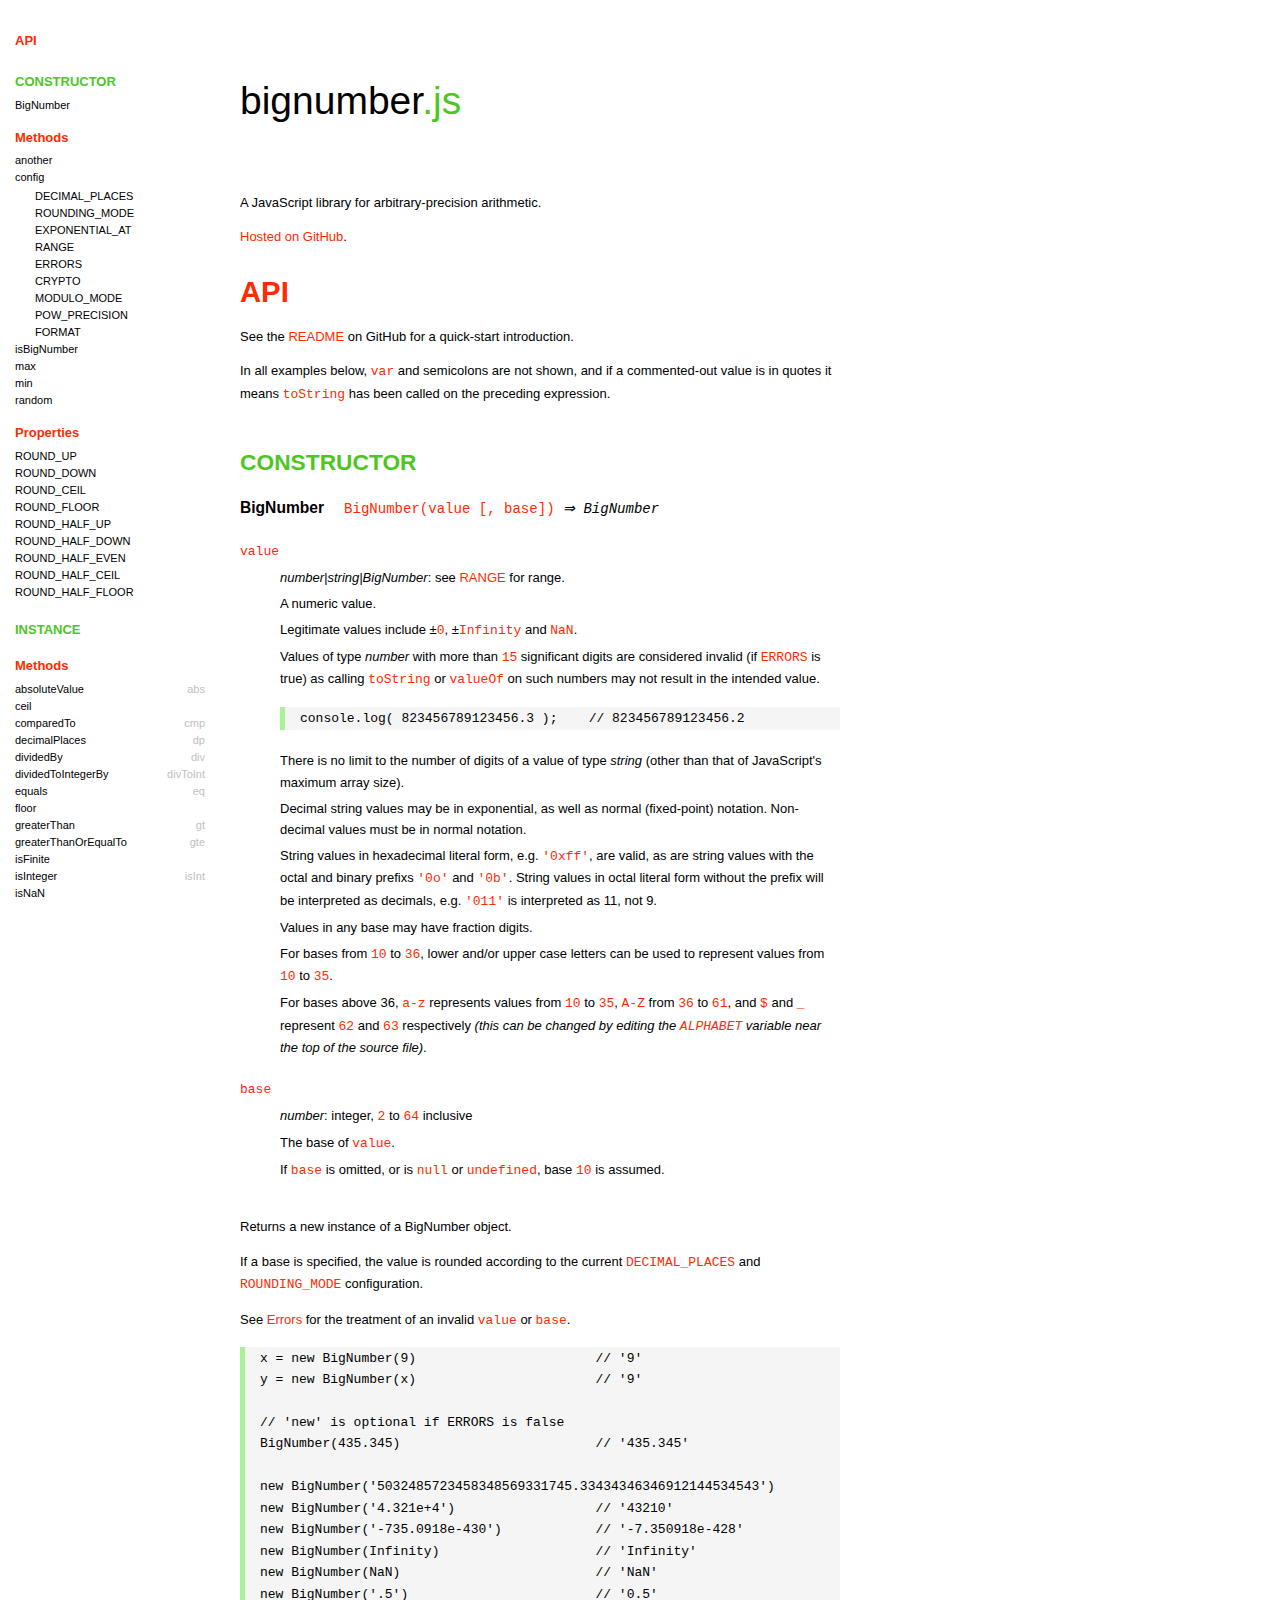
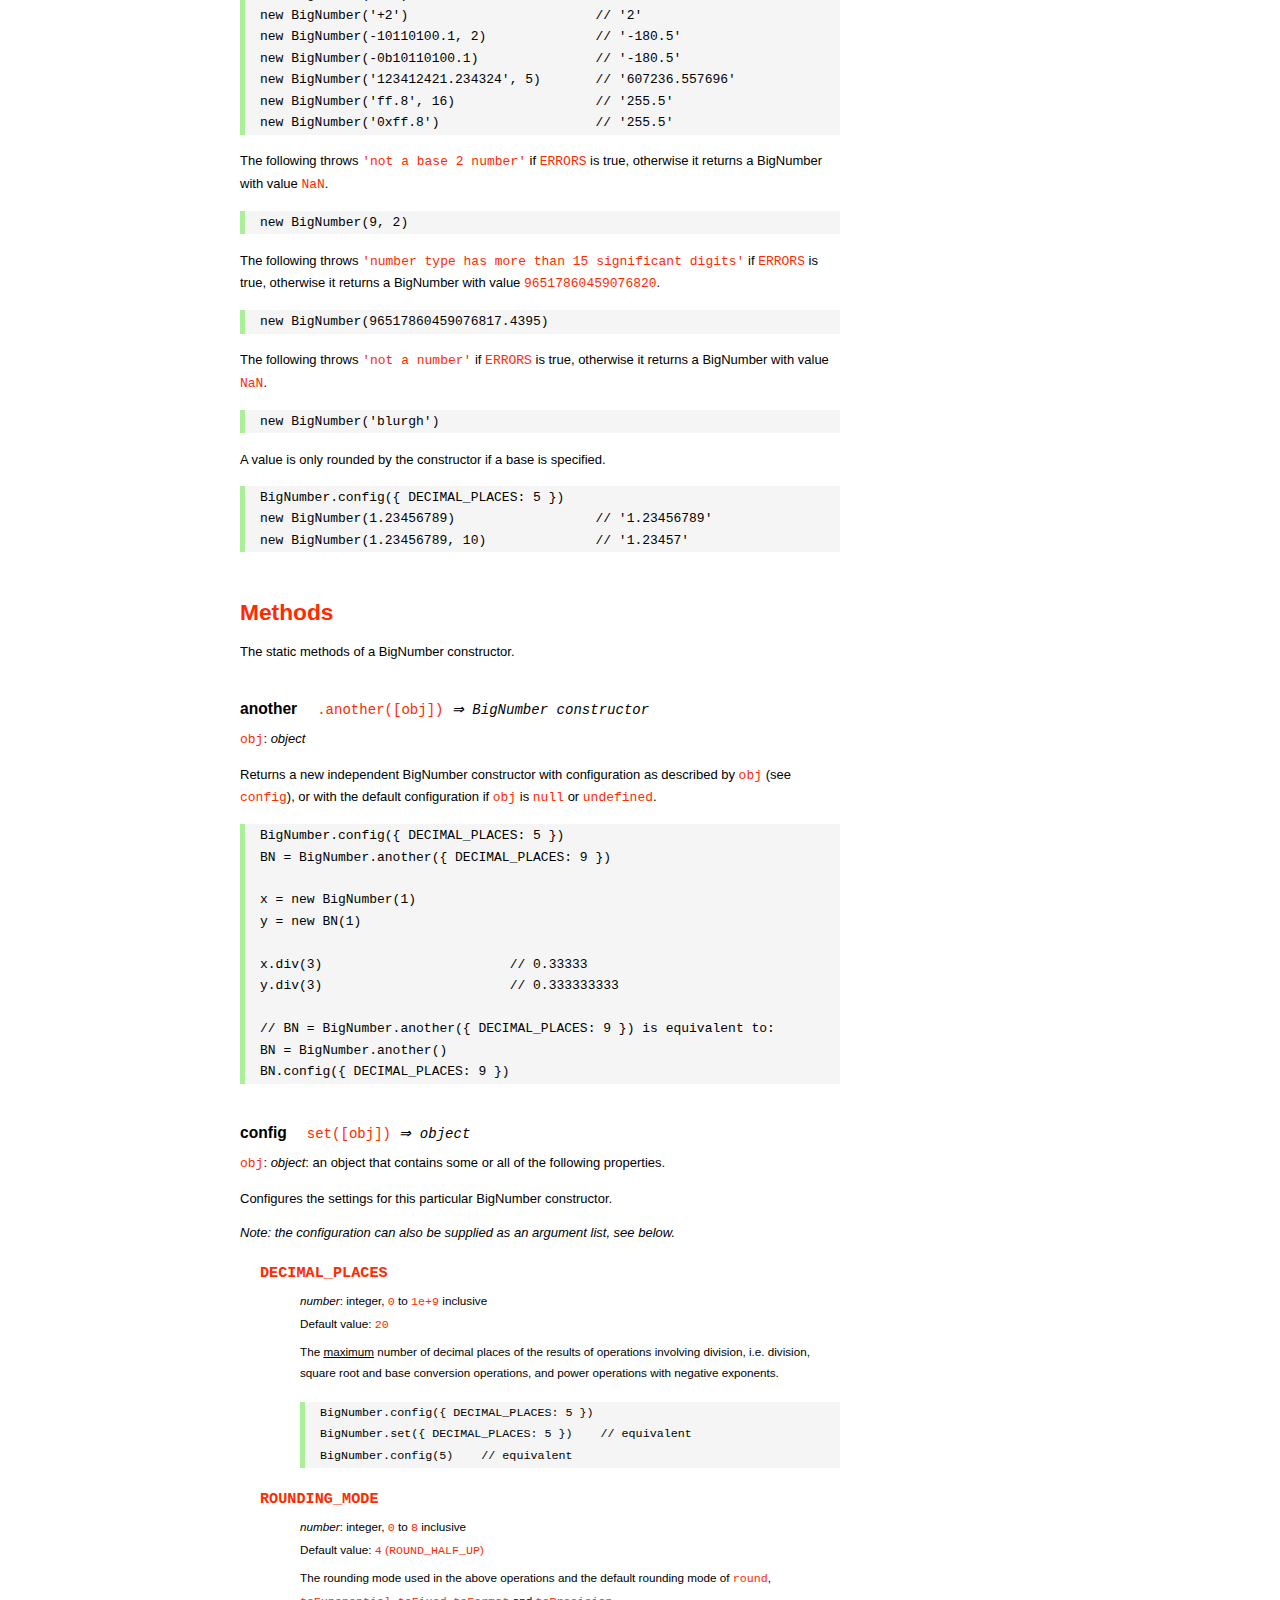
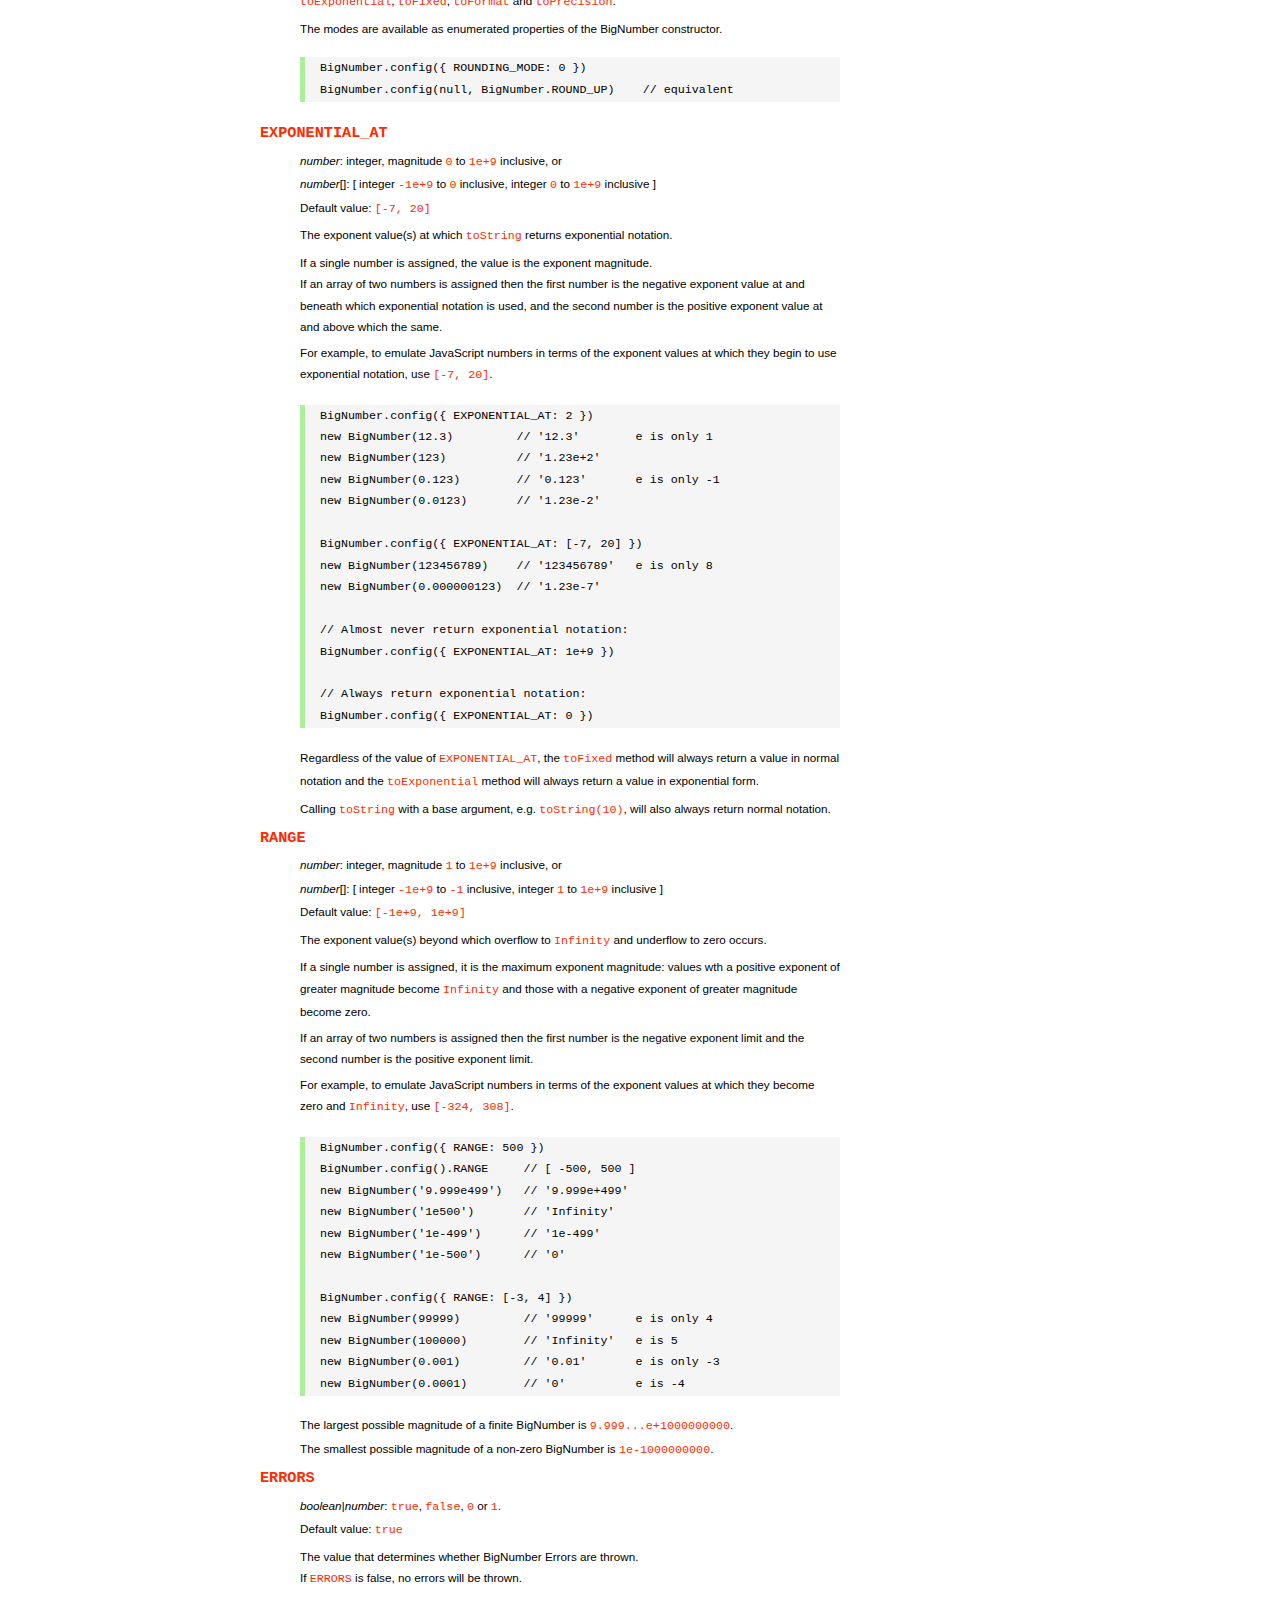
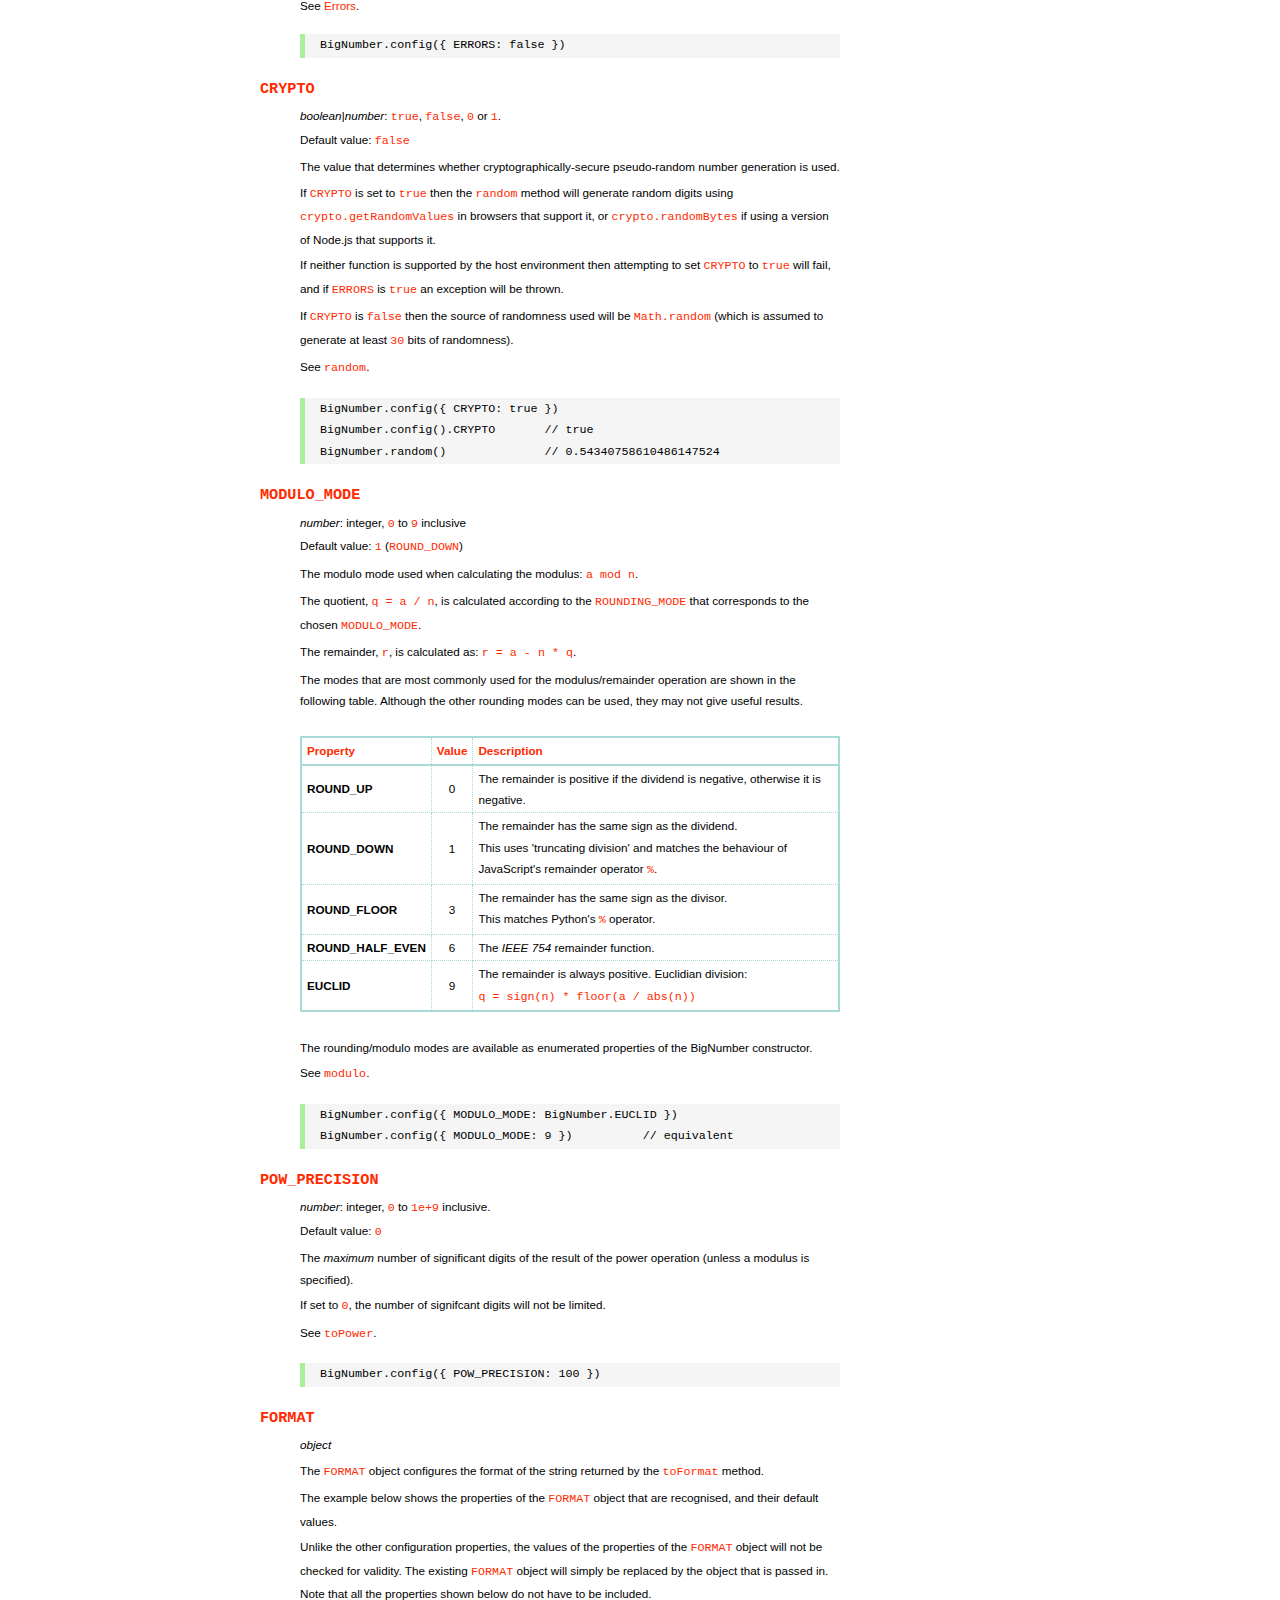
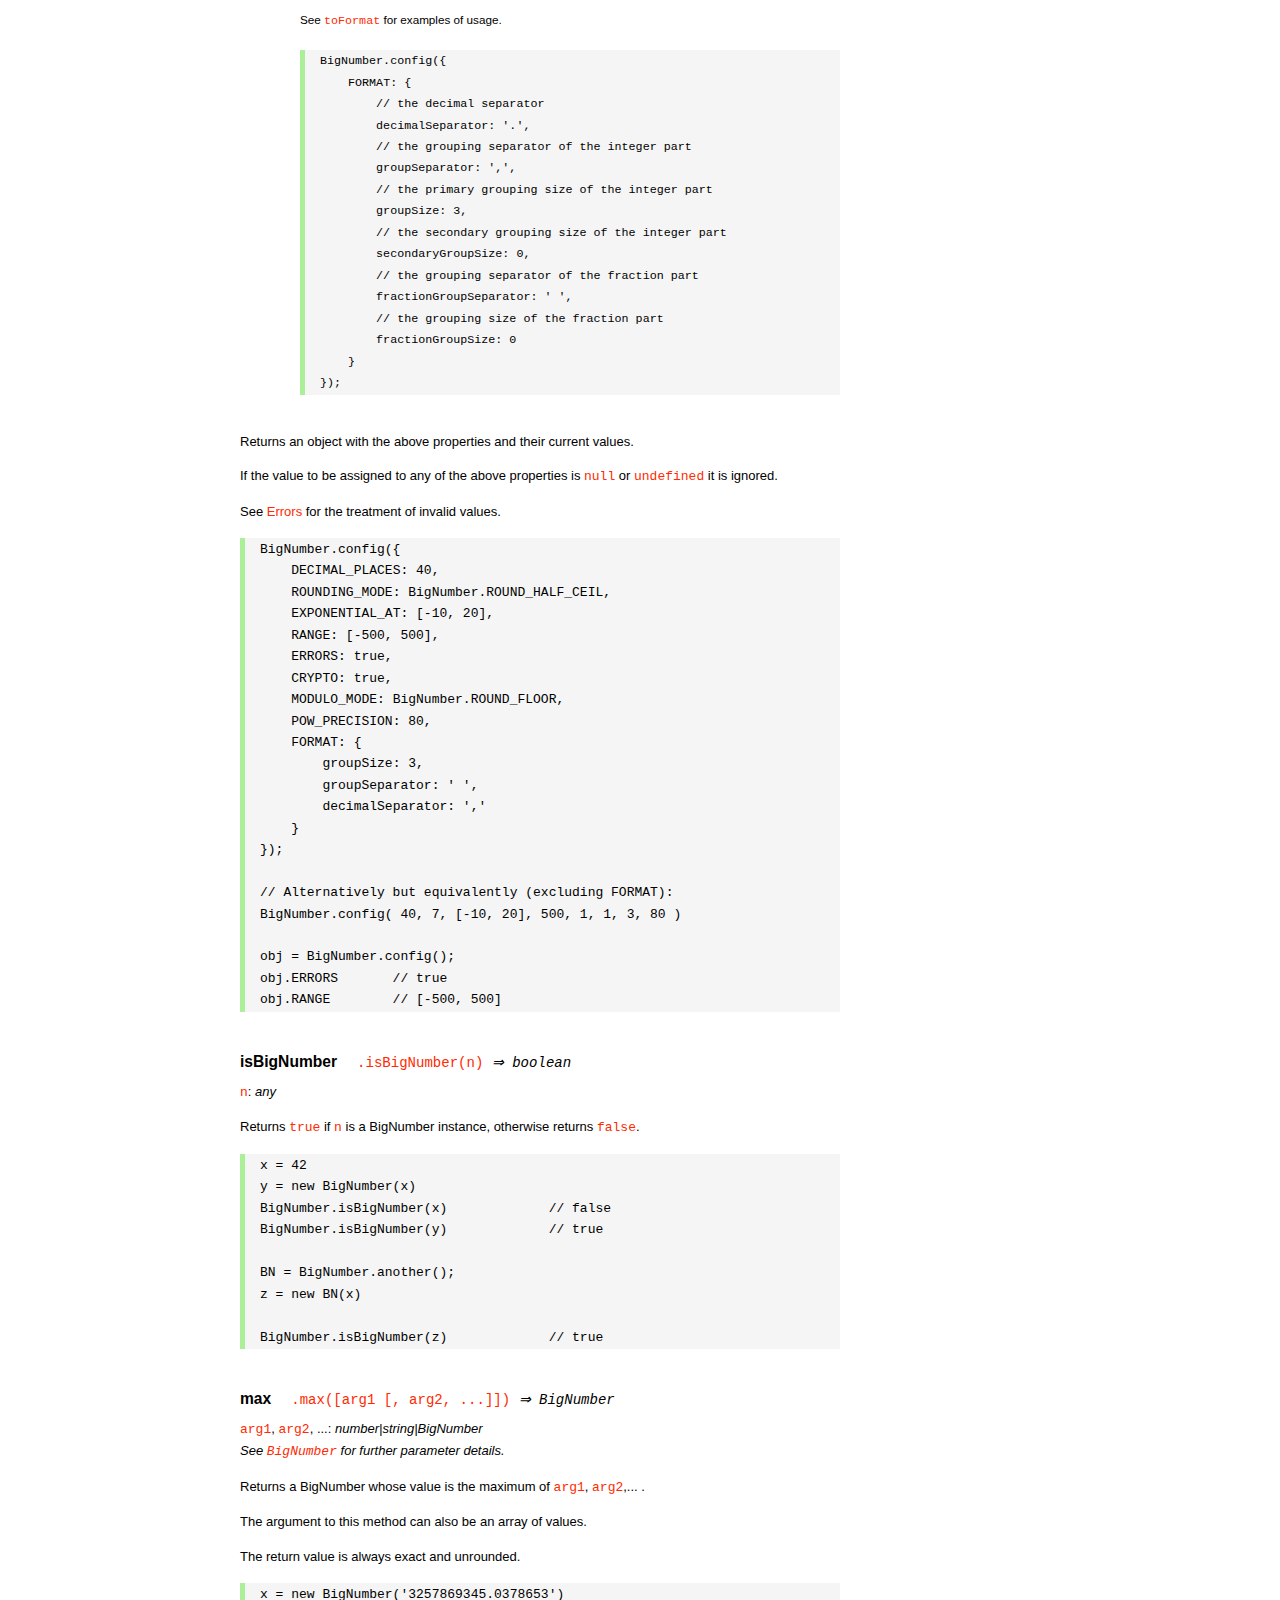
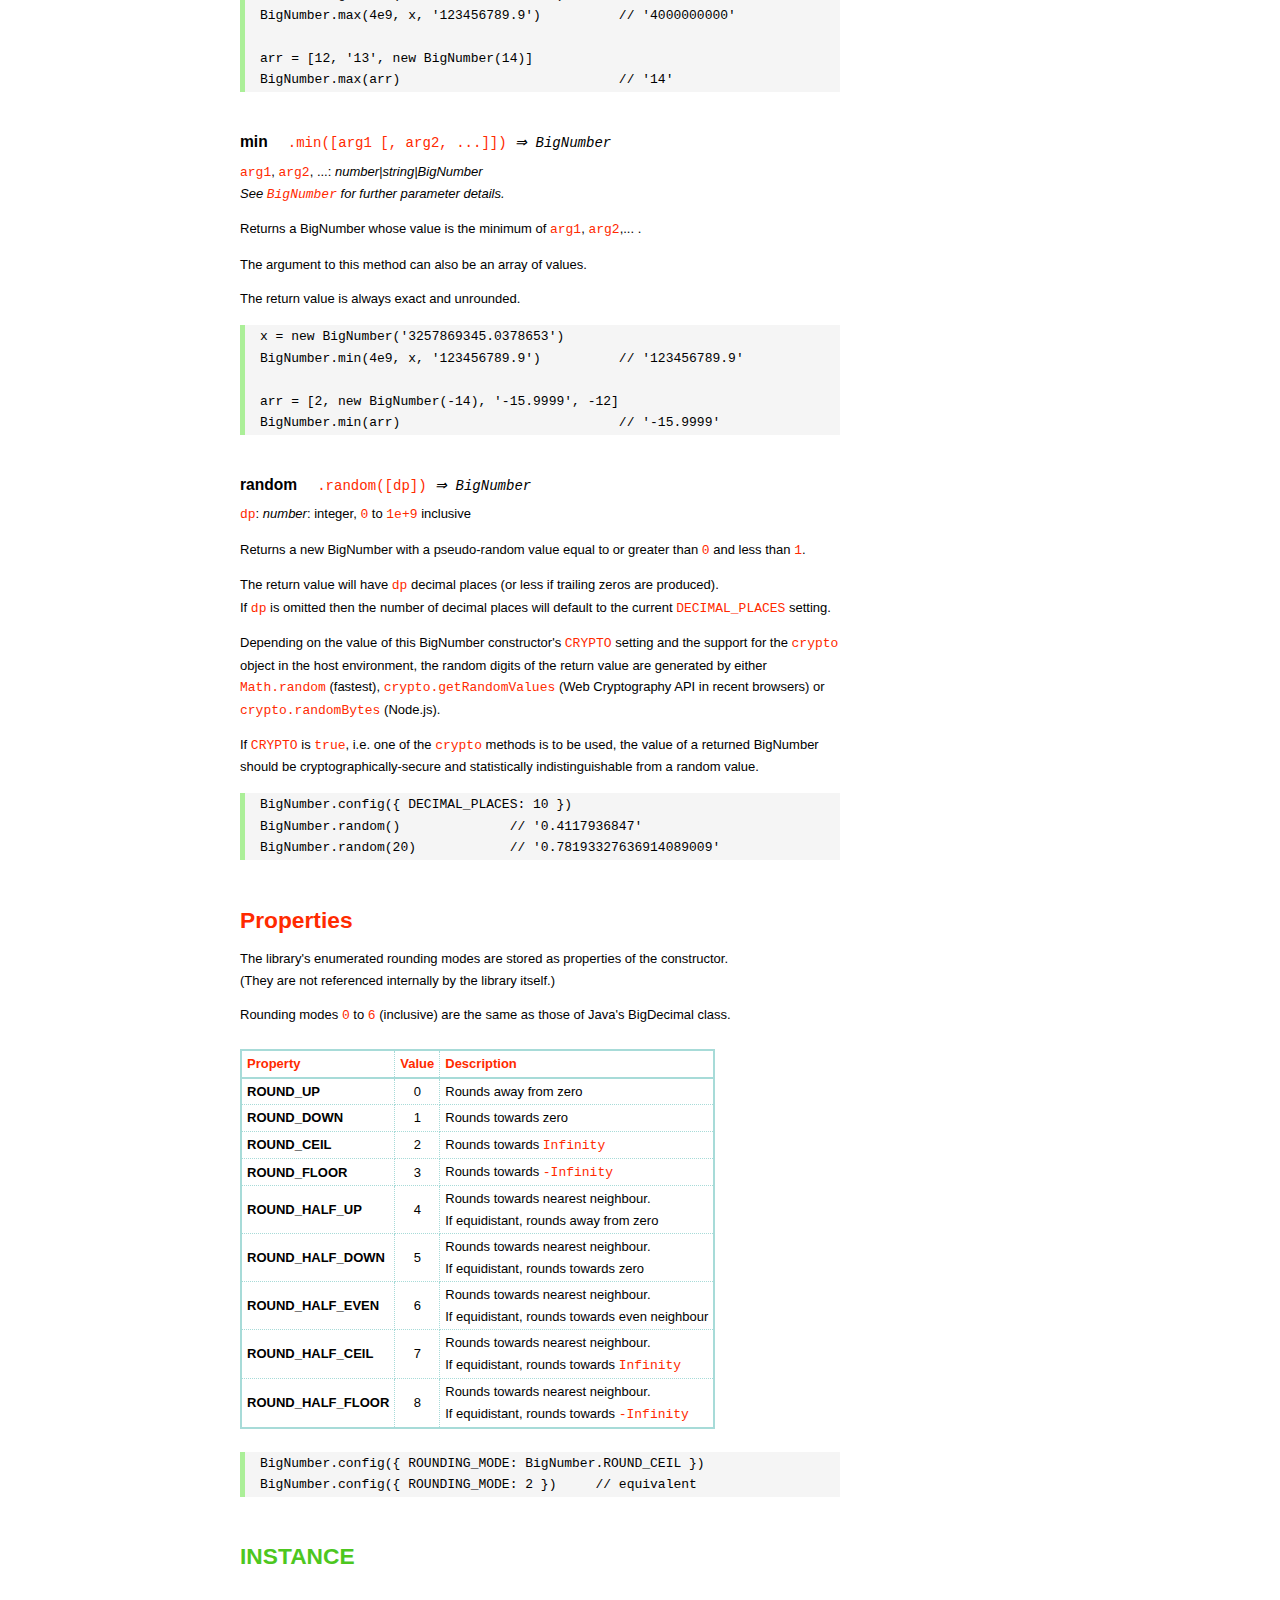
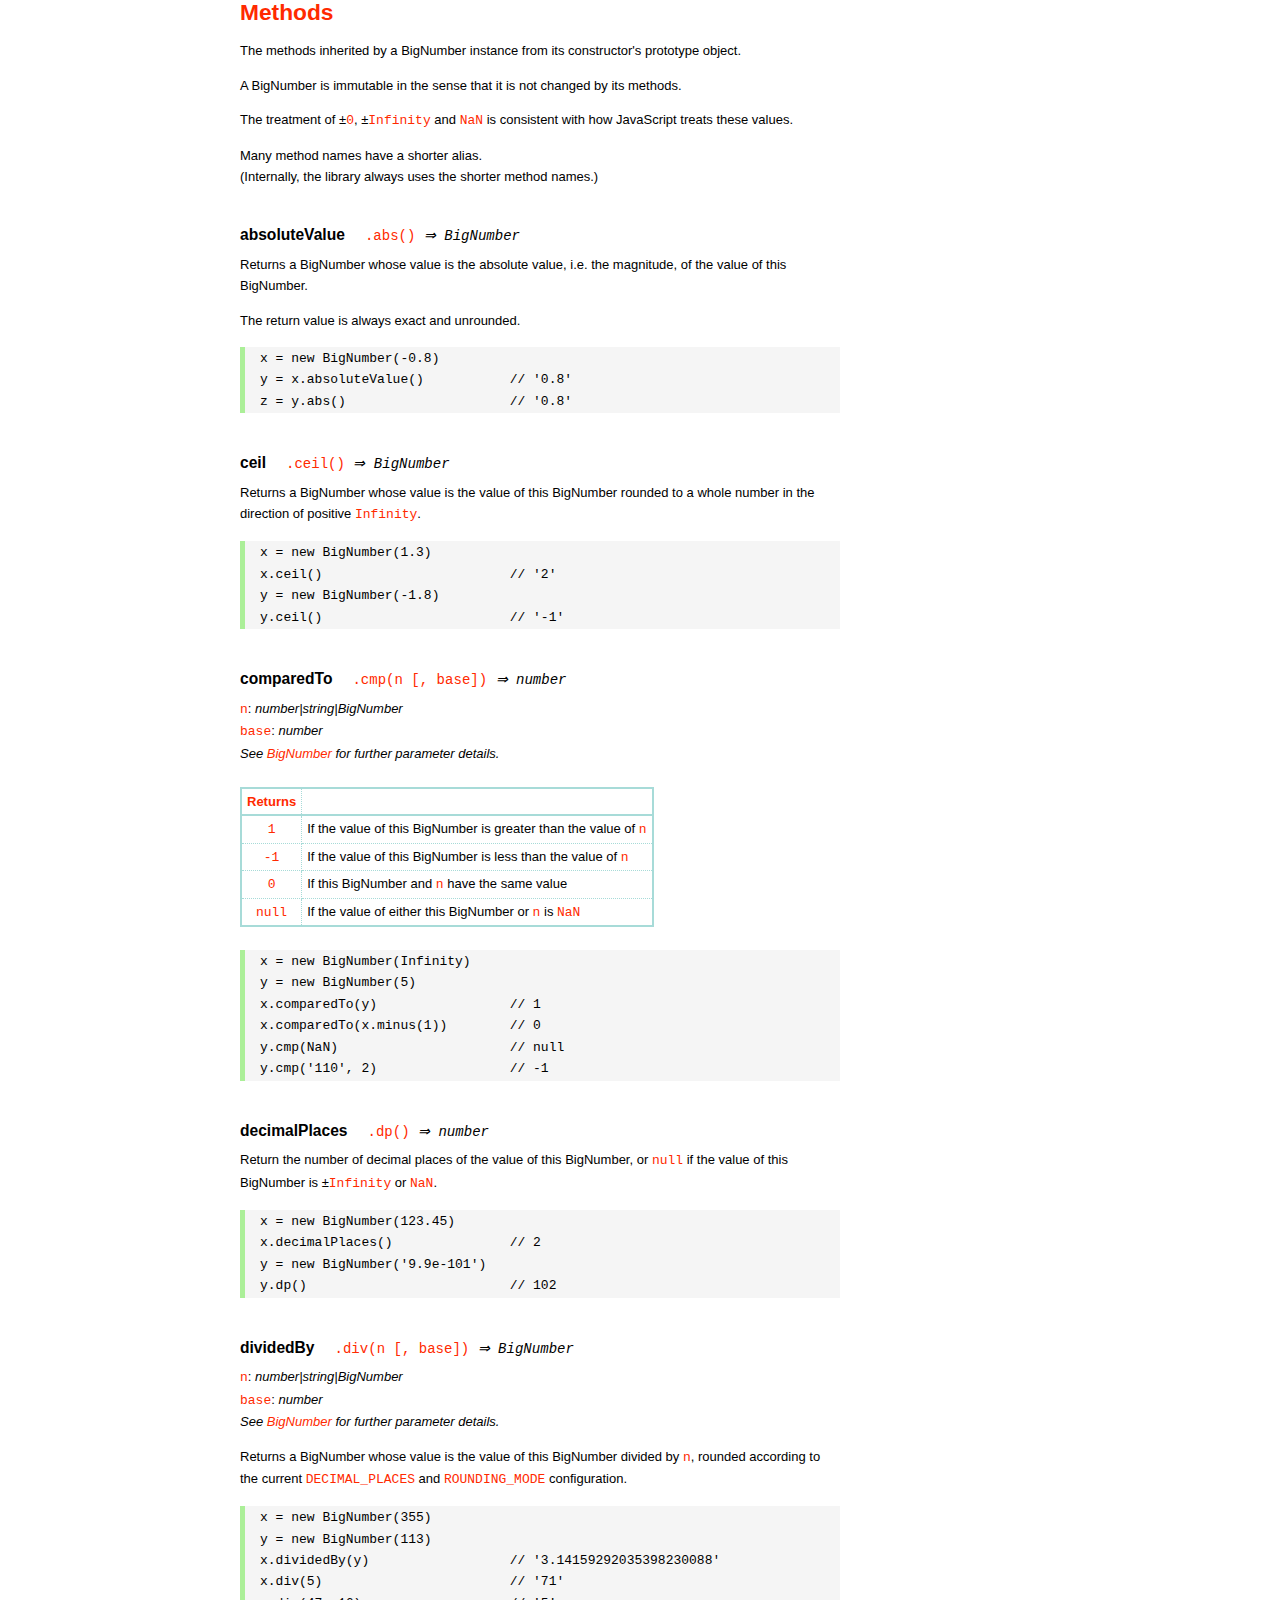
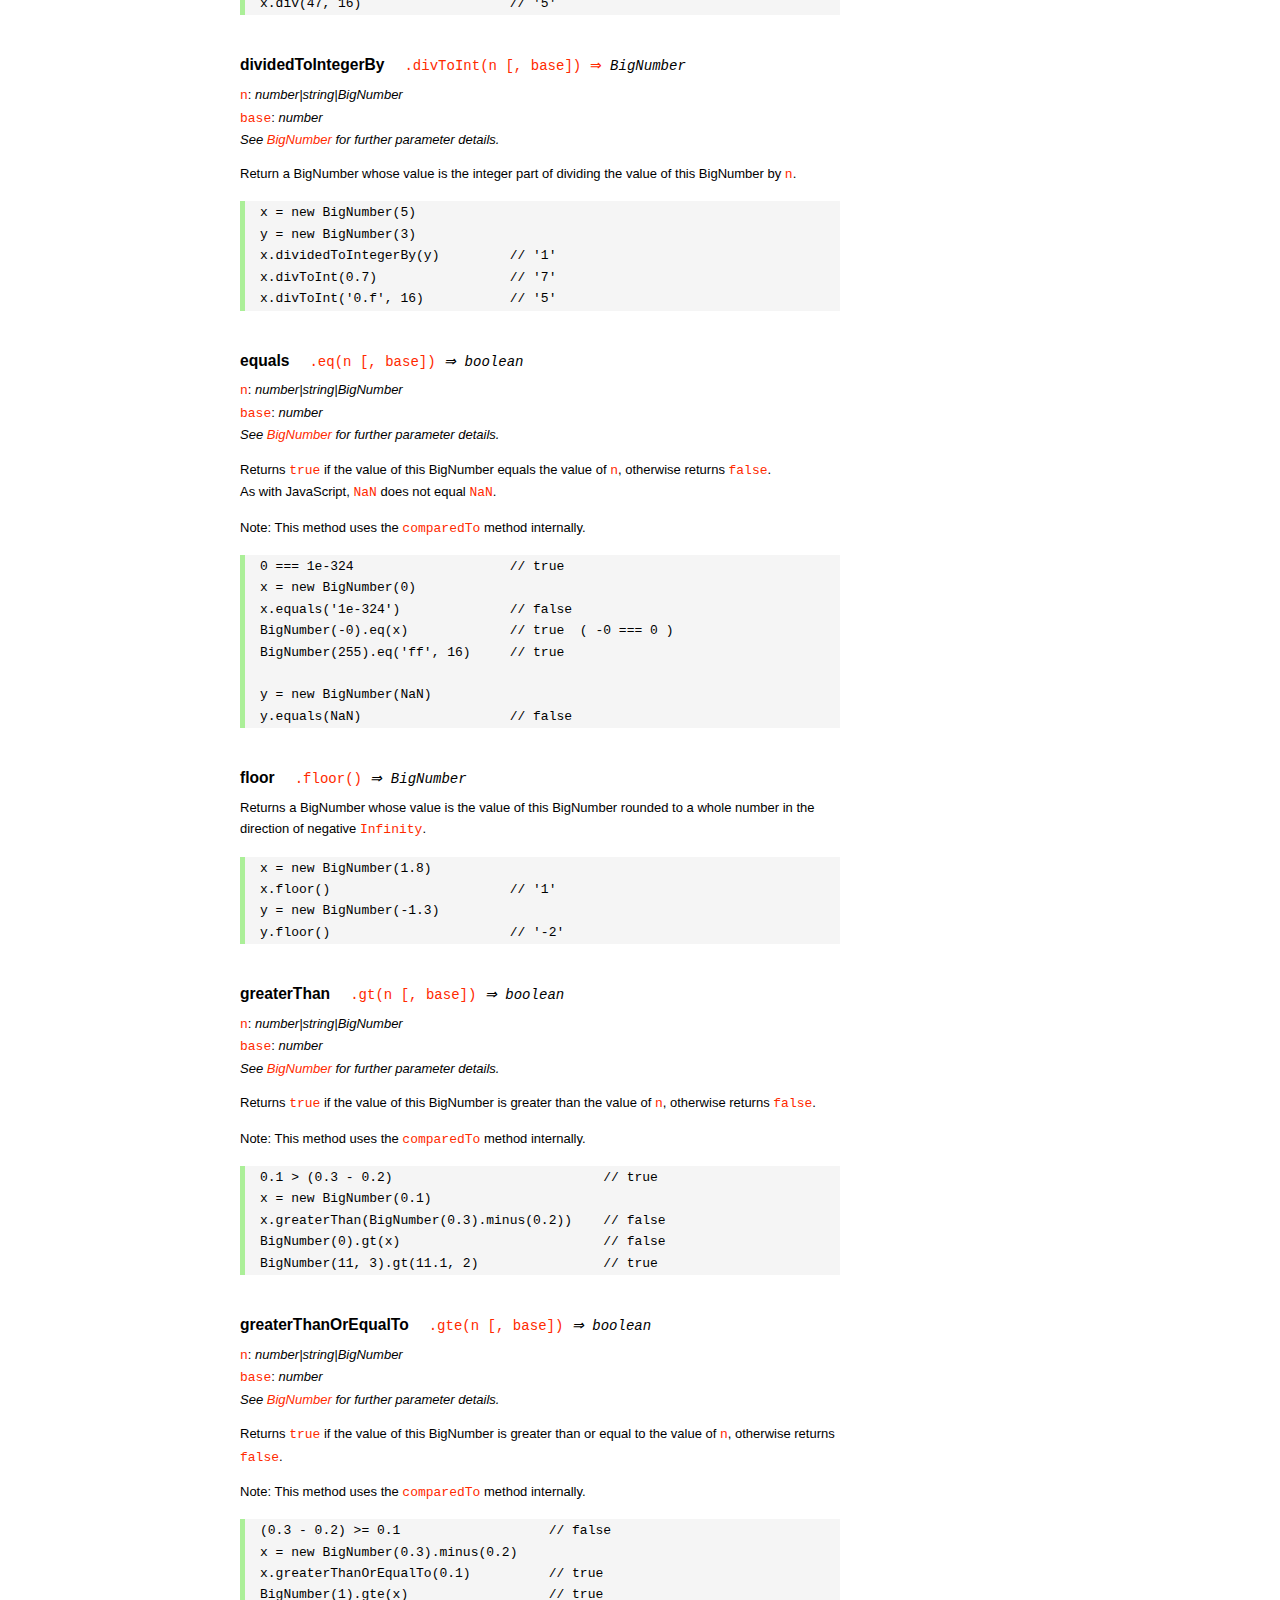
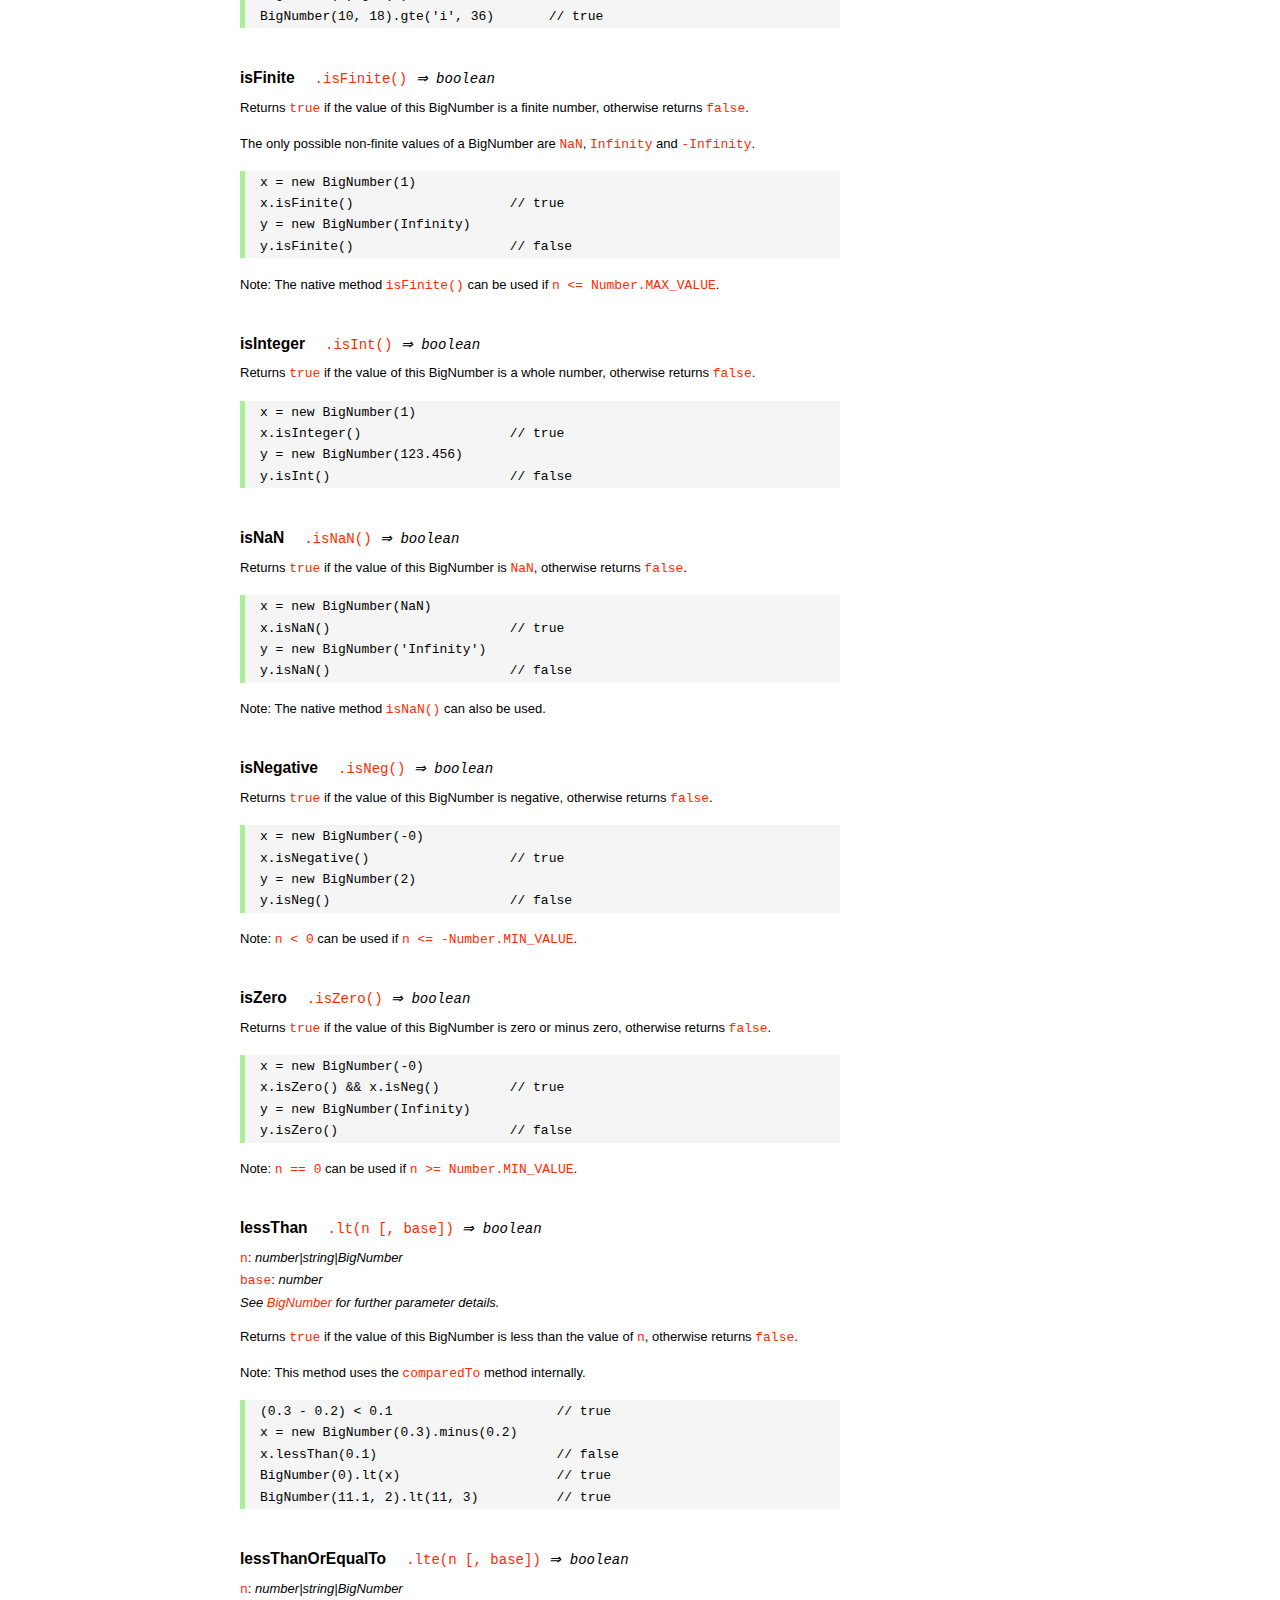
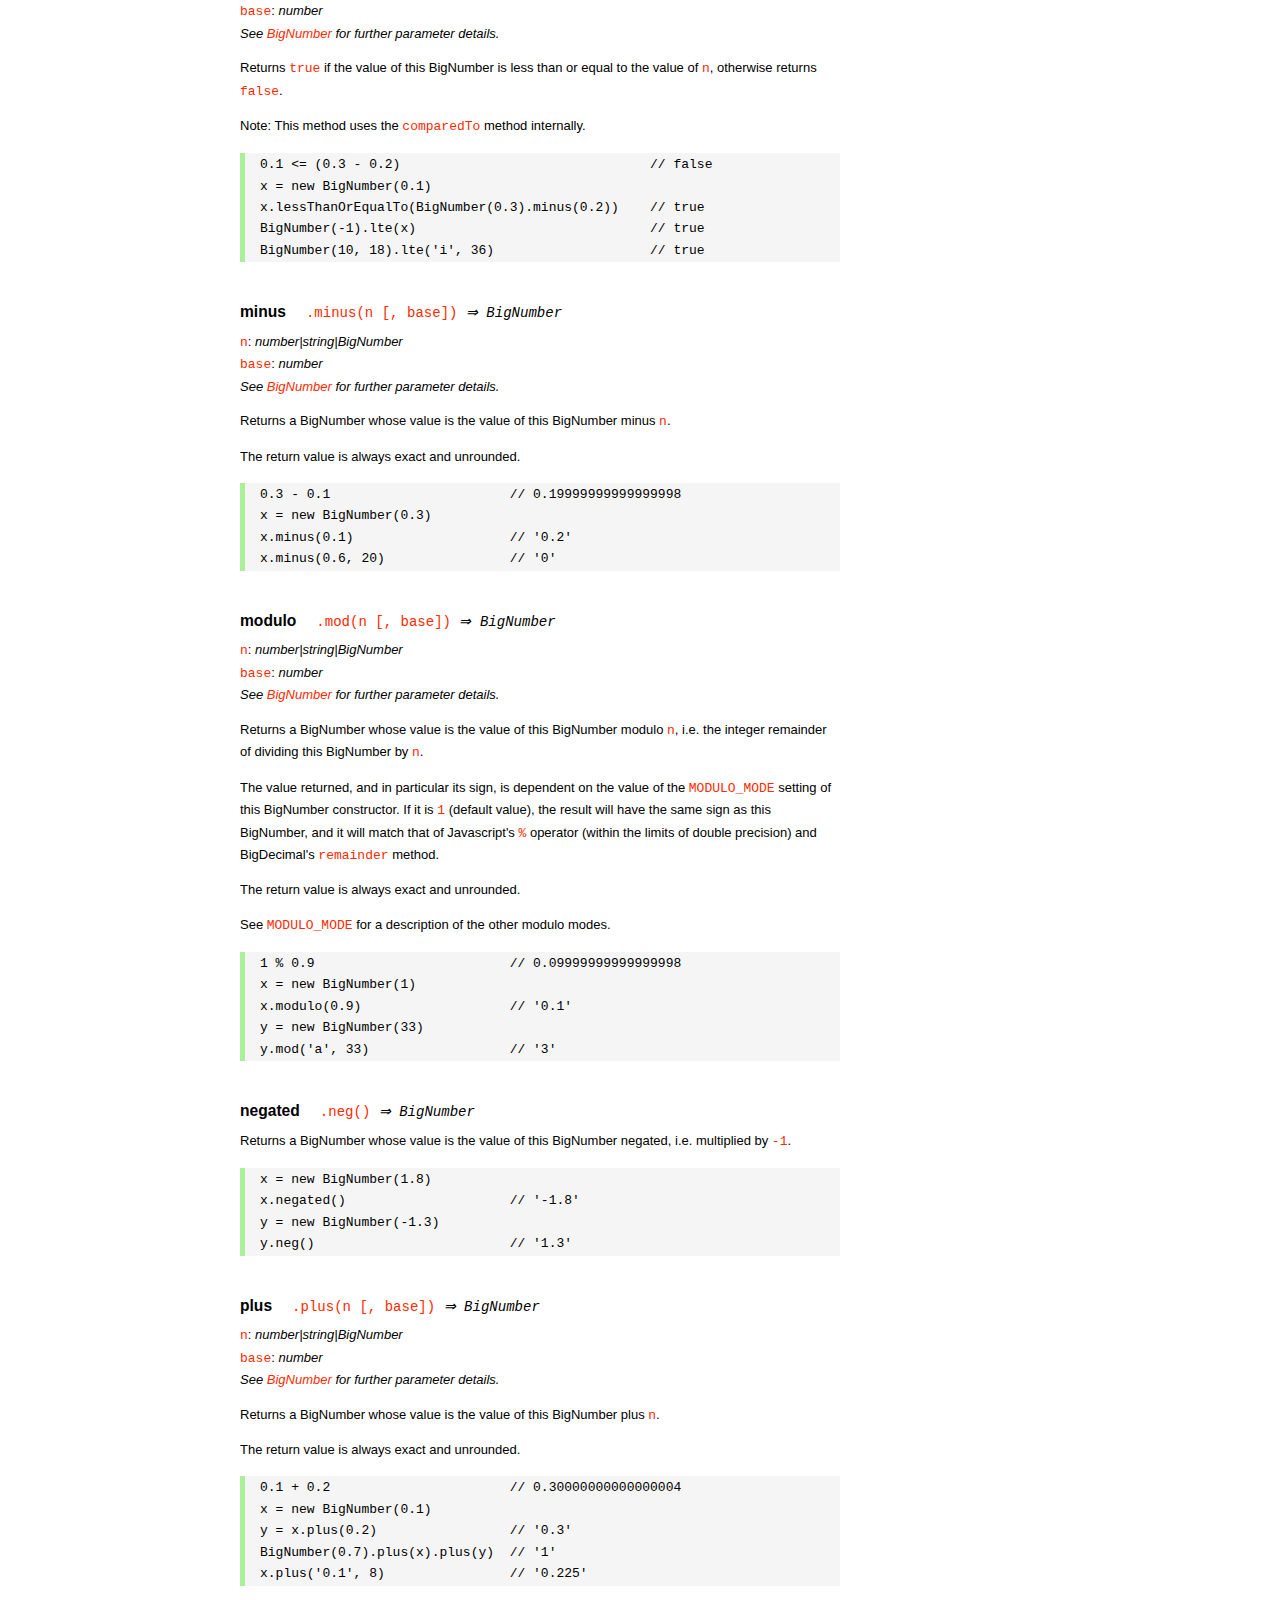
<file: server/node_modules/mysql/node_modules/bignumber.js/doc/API.html>
<!DOCTYPE HTML>
<html>
<head>
<meta charset="utf-8">
<meta http-equiv="X-UA-Compatible" content="IE=edge">
<meta name="Author" content="M Mclaughlin">
<title>bignumber.js API</title>
<style>
html{font-size:100%}
body{background:#fff;font-family:"Helvetica Neue",Helvetica,Arial,sans-serif;font-size:13px;
  line-height:1.65em;min-height:100%;margin:0}
body,i{color:#000}
.nav{background:#fff;position:fixed;top:0;bottom:0;left:0;width:200px;overflow-y:auto;
  padding:15px 0 30px 15px}
div.container{width:600px;margin:50px 0 50px 240px}
p{margin:0 0 1em;width:600px}
pre,ul{margin:1em 0}
h1,h2,h3,h4,h5{margin:0;padding:1.5em 0 0}
h1,h2{padding:.75em 0}
!h1{font:400 3em Consolas,monaco,monospace;color:#000;margin-bottom:1em}
h1{font:400 3em Verdana,sans-serif;color:#000;margin-bottom:1em}
h2{font-size:2.25em;color:#ff2a00}
h3{font-size:1.75em;color:#4dc71f}
h4{font-size:1.75em;color:#ff2a00;padding-bottom:.75em}
h5{font-size:1.2em;margin-bottom:.4em}
h6{font-size:1.1em;margin-bottom:0.8em;padding:0.5em 0}
dd{padding-top:.35em}
dt{padding-top:.5em}
b{font-weight:700}
dt b{font-size:1.3em}
a,a:visited{color:#ff2a00;text-decoration:none}
a:active,a:hover{outline:0;text-decoration:underline}
.nav a,.nav b,.nav a:visited{display:block;color:#ff2a00;font-weight:700; margin-top:15px}
.nav b{color:#4dc71f;margin-top:20px;cursor:default;width:auto}
ul{list-style-type:none;padding:0 0 0 20px}
.nav ul{line-height:14px;padding-left:0;margin:5px 0 0}
.nav ul a,.nav ul a:visited,span{display:inline;color:#000;font-family:Verdana,Geneva,sans-serif;
  font-size:11px;font-weight:400;margin:0}
.inset,ul.inset{margin-left:20px}
.inset{font-size:.9em}
.nav li{width:auto;margin:0 0 3px}
.alias{font-style:italic;margin-left:20px}
table{border-collapse:collapse;border-spacing:0;border:2px solid #a7dbd8;margin:1.75em 0;padding:0}
td,th{text-align:left;margin:0;padding:2px 5px;border:1px dotted #a7dbd8}
th{border-top:2px solid #a7dbd8;border-bottom:2px solid #a7dbd8;color:#ff2a00}
code,pre{font-family:Consolas, monaco, monospace;font-weight:400}
pre{background:#f5f5f5;white-space:pre-wrap;word-wrap:break-word;border-left:5px solid #abef98;
  padding:1px 0 1px 15px;margin:1.2em 0}
code,.nav-title{color:#ff2a00}
.end{margin-bottom:25px}
.centre{text-align:center}
.error-table{font-size:13px;width:100%}
#faq{margin:3em 0 0}
li span{float:right;margin-right:10px;color:#c0c0c0}
#js{font:inherit;color:#4dc71f}
</style>
</head>
<body>

  <div class="nav">

    <a class='nav-title' href="#">API</a>

    <b> CONSTRUCTOR </b>
    <ul>
      <li><a href="#bignumber">BigNumber</a></li>
    </ul>

    <a href="#methods">Methods</a>
    <ul>
      <li><a href="#another">another</a></li>
      <li><a href="#config" >config</a></li>
      <li>
        <ul class="inset">
          <li><a href="#decimal-places">DECIMAL_PLACES</a></li>
          <li><a href="#rounding-mode" >ROUNDING_MODE</a></li>
          <li><a href="#exponential-at">EXPONENTIAL_AT</a></li>
          <li><a href="#range"         >RANGE</a></li>
          <li><a href="#errors"        >ERRORS</a></li>
          <li><a href="#crypto"        >CRYPTO</a></li>
          <li><a href="#modulo-mode"   >MODULO_MODE</a></li>
          <li><a href="#pow-precision" >POW_PRECISION</a></li>
          <li><a href="#format"        >FORMAT</a></li>
        </ul>
      </li>
      <li><a href="#is-bignumber">isBigNumber</a></li>
      <li><a href="#max">max</a></li>
      <li><a href="#min">min</a></li>
      <li><a href="#random">random</a></li>
    </ul>

    <a href="#constructor-properties">Properties</a>
    <ul>
      <li><a href="#round-up"        >ROUND_UP</a></li>
      <li><a href="#round-down"      >ROUND_DOWN</a></li>
      <li><a href="#round-ceil"      >ROUND_CEIL</a></li>
      <li><a href="#round-floor"     >ROUND_FLOOR</a></li>
      <li><a href="#round-half-up"   >ROUND_HALF_UP</a></li>
      <li><a href="#round-half-down" >ROUND_HALF_DOWN</a></li>
      <li><a href="#round-half-even" >ROUND_HALF_EVEN</a></li>
      <li><a href="#round-half-ceil" >ROUND_HALF_CEIL</a></li>
      <li><a href="#round-half-floor">ROUND_HALF_FLOOR</a></li>
    </ul>

    <b> INSTANCE </b>

    <a href="#prototype-methods">Methods</a>
    <ul>
      <li><a href="#abs"    >absoluteValue       </a><span>abs</span>     </li>
      <li><a href="#ceil"   >ceil                </a>                     </li>
      <li><a href="#cmp"    >comparedTo          </a><span>cmp</span>     </li>
      <li><a href="#dp"     >decimalPlaces       </a><span>dp</span>      </li>
      <li><a href="#div"    >dividedBy           </a><span>div</span>     </li>
      <li><a href="#divInt" >dividedToIntegerBy  </a><span>divToInt</span></li>
      <li><a href="#eq"     >equals              </a><span>eq</span>      </li>
      <li><a href="#floor"  >floor               </a>                     </li>
      <li><a href="#gt"     >greaterThan         </a><span>gt</span>      </li>
      <li><a href="#gte"    >greaterThanOrEqualTo</a><span>gte</span>     </li>
      <li><a href="#isF"    >isFinite            </a>                     </li>
      <li><a href="#isInt"  >isInteger           </a><span>isInt</span>   </li>
      <li><a href="#isNaN"  >isNaN               </a>                     </li>
      <li><a href="#isNeg"  >isNegative          </a><span>isNeg</span>   </li>
      <li><a href="#isZ"    >isZero              </a>                     </li>
      <li><a href="#lt"     >lessThan            </a><span>lt</span>      </li>
      <li><a href="#lte"    >lessThanOrEqualTo   </a><span>lte</span>     </li>
      <li><a href="#minus"  >minus               </a><span>sub</span>     </li>
      <li><a href="#mod"    >modulo              </a><span>mod</span>     </li>
      <li><a href="#neg"    >negated             </a><span>neg</span>     </li>
      <li><a href="#plus"   >plus                </a><span>add</span>     </li>
      <li><a href="#sd"     >precision           </a><span>sd</span>      </li>
      <li><a href="#round"  >round               </a>                     </li>
      <li><a href="#shift"  >shift               </a>                     </li>
      <li><a href="#sqrt"   >squareRoot          </a><span>sqrt</span>    </li>
      <li><a href="#times"  >times               </a><span>mul</span>     </li>
      <li><a href="#toD"    >toDigits            </a>                     </li>
      <li><a href="#toE"    >toExponential       </a>                     </li>
      <li><a href="#toFix"  >toFixed             </a>                     </li>
      <li><a href="#toFor"  >toFormat            </a>                     </li>
      <li><a href="#toFr"   >toFraction          </a>                     </li>
      <li><a href="#toJSON" >toJSON              </a>                     </li>
      <li><a href="#toN"    >toNumber            </a>                     </li>
      <li><a href="#pow"    >toPower             </a><span>pow</span>     </li>
      <li><a href="#toP"    >toPrecision         </a>                     </li>
      <li><a href="#toS"    >toString            </a>                     </li>
      <li><a href="#trunc"  >truncated           </a><span>trunc</span>   </li>
      <li><a href="#valueOf">valueOf             </a>                     </li>
    </ul>

    <a href="#instance-properties">Properties</a>
    <ul>
      <li><a href="#coefficient">c: coefficient</a></li>
      <li><a href="#exponent"   >e: exponent</a></li>
      <li><a href="#sign"       >s: sign</a></li>
    </ul>

    <a href="#zero-nan-infinity">Zero, NaN &amp; Infinity</a>
    <a href="#Errors">Errors</a>
    <a class='end' href="#faq">FAQ</a>

  </div>

  <div class="container">

    <h1>bignumber<span id='js'>.js</span></h1>

    <p>A JavaScript library for arbitrary-precision arithmetic.</p>
    <p><a href="https://github.com/MikeMcl/bignumber.js">Hosted on GitHub</a>. </p>

    <h2>API</h2>

    <p>
      See the <a href='https://github.com/MikeMcl/bignumber.js'>README</a> on GitHub for a
      quick-start introduction.
    </p>
    <p>
      In all examples below, <code>var</code> and semicolons are not shown, and if a commented-out
      value is in quotes it means <code>toString</code> has been called on the preceding expression.
    </p>


    <h3>CONSTRUCTOR</h3>

    <h5 id="bignumber">
      BigNumber<code class='inset'>BigNumber(value [, base]) <i>&rArr; BigNumber</i></code>
    </h5>
    <dl>
      <dt><code>value</code></dt>
      <dd>
        <i>number|string|BigNumber</i>: see <a href='#range'>RANGE</a> for
        range.
      </dd>
      <dd>
        A numeric value.
      </dd>
      <dd>
        Legitimate values include &plusmn;<code>0</code>, &plusmn;<code>Infinity</code> and
        <code>NaN</code>.
      </dd>
      <dd>
        Values of type <em>number</em> with more than <code>15</code> significant digits are
        considered invalid (if <a href='#errors'><code>ERRORS</code></a> is true) as calling
        <code><a href='#toS'>toString</a></code> or <code><a href='#valueOf'>valueOf</a></code> on
        such numbers may not result in the intended value.
        <pre>console.log( 823456789123456.3 );    // 823456789123456.2</pre>
      </dd>
      <dd>
        There is no limit to the number of digits of a value of type <em>string</em> (other than
        that of JavaScript's maximum array size).
      </dd>
      <dd>
        Decimal string values may be in exponential, as well as normal (fixed-point) notation.
        Non-decimal values must be in normal notation.
      </dd>
      <dd>
        String values in hexadecimal literal form, e.g. <code>'0xff'</code>, are valid, as are
        string values with the octal and binary prefixs <code>'0o'</code> and <code>'0b'</code>.
        String values in octal literal form without the prefix will be interpreted as
        decimals, e.g. <code>'011'</code> is interpreted as 11, not 9.
      </dd>
      <dd>Values in any base may have fraction digits.</dd>
      <dd>
        For bases from <code>10</code> to <code>36</code>, lower and/or upper case letters can be
        used to represent values from <code>10</code> to <code>35</code>.
      </dd>
      <dd>
        For bases above 36, <code>a-z</code> represents values from <code>10</code> to
        <code>35</code>, <code>A-Z</code> from <code>36</code> to <code>61</code>, and
        <code>$</code> and <code>_</code> represent <code>62</code> and <code>63</code> respectively
        <i>(this can be changed by editing the <code>ALPHABET</code> variable near the top of the
        source file)</i>.
      </dd>
    </dl>
    <dl>
      <dt><code>base</code></dt>
      <dd>
        <i>number</i>: integer, <code>2</code> to <code>64</code> inclusive
      </dd>
      <dd>The base of <code>value</code>.</dd>
      <dd>
        If <code>base</code> is omitted, or is <code>null</code> or <code>undefined</code>, base
        <code>10</code> is assumed.
      </dd>
    </dl>
    <br />
    <p>Returns a new instance of a BigNumber object.</p>
    <p>
      If a base is specified, the value is rounded according to
      the current <a href='#decimal-places'><code>DECIMAL_PLACES</code></a> and
      <a href='#rounding-mode'><code>ROUNDING_MODE</code></a> configuration.
    </p>
    <p>
      See <a href='#Errors'>Errors</a> for the treatment of an invalid <code>value</code> or
      <code>base</code>.
    </p>
    <pre>
x = new BigNumber(9)                       // '9'
y = new BigNumber(x)                       // '9'

// 'new' is optional if ERRORS is false
BigNumber(435.345)                         // '435.345'

new BigNumber('5032485723458348569331745.33434346346912144534543')
new BigNumber('4.321e+4')                  // '43210'
new BigNumber('-735.0918e-430')            // '-7.350918e-428'
new BigNumber(Infinity)                    // 'Infinity'
new BigNumber(NaN)                         // 'NaN'
new BigNumber('.5')                        // '0.5'
new BigNumber('+2')                        // '2'
new BigNumber(-10110100.1, 2)              // '-180.5'
new BigNumber(-0b10110100.1)               // '-180.5'
new BigNumber('123412421.234324', 5)       // '607236.557696'
new BigNumber('ff.8', 16)                  // '255.5'
new BigNumber('0xff.8')                    // '255.5'</pre>
    <p>
      The following throws <code>'not a base 2 number'</code> if
      <a href='#errors'><code>ERRORS</code></a> is true, otherwise it returns a BigNumber with value
      <code>NaN</code>.
    </p>
    <pre>new BigNumber(9, 2)</pre>
    <p>
      The following throws <code>'number type has more than 15 significant digits'</code> if
      <a href='#errors'><code>ERRORS</code></a> is true, otherwise it returns a BigNumber with value
      <code>96517860459076820</code>.
    </p>
    <pre>new BigNumber(96517860459076817.4395)</pre>
    <p>
      The following throws <code>'not a number'</code> if <a href='#errors'><code>ERRORS</code></a>
      is true, otherwise it returns a BigNumber with value <code>NaN</code>.
    </p>
    <pre>new BigNumber('blurgh')</pre>
    <p>
      A value is only rounded by the constructor if a base is specified.
    </p>
    <pre>BigNumber.config({ DECIMAL_PLACES: 5 })
new BigNumber(1.23456789)                  // '1.23456789'
new BigNumber(1.23456789, 10)              // '1.23457'</pre>



    <h4 id="methods">Methods</h4>
     <p>The static methods of a BigNumber constructor.</p>




    <h5 id="another">
       another<code class='inset'>.another([obj]) <i>&rArr; BigNumber constructor</i></code>
    </h5>
    <p><code>obj</code>: <i>object</i></p>
    <p>
      Returns a new independent BigNumber constructor with configuration as described by
      <code>obj</code> (see <a href='#config'><code>config</code></a>), or with the default
      configuration if <code>obj</code> is <code>null</code> or <code>undefined</code>.
    </p>
    <pre>BigNumber.config({ DECIMAL_PLACES: 5 })
BN = BigNumber.another({ DECIMAL_PLACES: 9 })

x = new BigNumber(1)
y = new BN(1)

x.div(3)                        // 0.33333
y.div(3)                        // 0.333333333

// BN = BigNumber.another({ DECIMAL_PLACES: 9 }) is equivalent to:
BN = BigNumber.another()
BN.config({ DECIMAL_PLACES: 9 })</pre>



    <h5 id="config">config<code class='inset'>set([obj]) <i>&rArr; object</i></code></h5>
    <p>
      <code>obj</code>: <i>object</i>: an object that contains some or all of the following
      properties.
    </p>
    <p>Configures the settings for this particular BigNumber constructor.</p>
    <p><i>Note: the configuration can also be supplied as an argument list, see below.</i></p>
    <dl class='inset'>
      <dt id="decimal-places"><code><b>DECIMAL_PLACES</b></code></dt>
      <dd>
        <i>number</i>: integer, <code>0</code> to <code>1e+9</code> inclusive<br />
        Default value: <code>20</code>
      </dd>
      <dd>
        The <u>maximum</u> number of decimal places of the results of operations involving
        division, i.e. division, square root and base conversion operations, and power
        operations with negative exponents.<br />
      </dd>
      <dd>
      <pre>BigNumber.config({ DECIMAL_PLACES: 5 })
BigNumber.set({ DECIMAL_PLACES: 5 })    // equivalent
BigNumber.config(5)    // equivalent</pre>
      </dd>



      <dt id="rounding-mode"><code><b>ROUNDING_MODE</b></code></dt>
      <dd>
        <i>number</i>: integer, <code>0</code> to <code>8</code> inclusive<br />
        Default value: <code>4</code> <a href="#round-half-up">(<code>ROUND_HALF_UP</code>)</a>
      </dd>
      <dd>
        The rounding mode used in the above operations and the default rounding mode of
        <a href='#round'><code>round</code></a>,
        <a href='#toE'><code>toExponential</code></a>,
        <a href='#toFix'><code>toFixed</code></a>,
        <a href='#toFor'><code>toFormat</code></a> and
        <a href='#toP'><code>toPrecision</code></a>.
      </dd>
      <dd>The modes are available as enumerated properties of the BigNumber constructor.</dd>
       <dd>
      <pre>BigNumber.config({ ROUNDING_MODE: 0 })
BigNumber.config(null, BigNumber.ROUND_UP)    // equivalent</pre>
        </dd>



      <dt id="exponential-at"><code><b>EXPONENTIAL_AT</b></code></dt>
      <dd>
        <i>number</i>: integer, magnitude <code>0</code> to <code>1e+9</code> inclusive, or
        <br />
        <i>number</i>[]: [ integer <code>-1e+9</code> to <code>0</code> inclusive, integer
        <code>0</code> to <code>1e+9</code> inclusive ]<br />
        Default value: <code>[-7, 20]</code>
      </dd>
      <dd>
        The exponent value(s) at which <code>toString</code> returns exponential notation.
      </dd>
      <dd>
        If a single number is assigned, the value is the exponent magnitude.<br />
        If an array of two numbers is assigned then the first number is the negative exponent
        value at and beneath which exponential notation is used, and the second number is the
        positive exponent value at and above which the same.
      </dd>
      <dd>
        For example, to emulate JavaScript numbers in terms of the exponent values at which they
        begin to use exponential notation, use <code>[-7, 20]</code>.
      </dd>
      <dd>
      <pre>BigNumber.config({ EXPONENTIAL_AT: 2 })
new BigNumber(12.3)         // '12.3'        e is only 1
new BigNumber(123)          // '1.23e+2'
new BigNumber(0.123)        // '0.123'       e is only -1
new BigNumber(0.0123)       // '1.23e-2'

BigNumber.config({ EXPONENTIAL_AT: [-7, 20] })
new BigNumber(123456789)    // '123456789'   e is only 8
new BigNumber(0.000000123)  // '1.23e-7'

// Almost never return exponential notation:
BigNumber.config({ EXPONENTIAL_AT: 1e+9 })

// Always return exponential notation:
BigNumber.config({ EXPONENTIAL_AT: 0 })</pre>
      </dd>
      <dd>
        Regardless of the value of <code>EXPONENTIAL_AT</code>, the <code>toFixed</code> method
        will always return a value in normal notation and the <code>toExponential</code> method
        will always return a value in exponential form.
      </dd>
      <dd>
        Calling <code>toString</code> with a base argument, e.g. <code>toString(10)</code>, will
        also always return normal notation.
      </dd>



      <dt id="range"><code><b>RANGE</b></code></dt>
      <dd>
        <i>number</i>: integer, magnitude <code>1</code> to <code>1e+9</code> inclusive, or
        <br />
        <i>number</i>[]: [ integer <code>-1e+9</code> to <code>-1</code> inclusive, integer
        <code>1</code> to <code>1e+9</code> inclusive ]<br />
        Default value: <code>[-1e+9, 1e+9]</code>
      </dd>
      <dd>
        The exponent value(s) beyond which overflow to <code>Infinity</code> and underflow to
        zero occurs.
      </dd>
      <dd>
        If a single number is assigned, it is the maximum exponent magnitude: values wth a
        positive exponent of greater magnitude become <code>Infinity</code> and those with a
        negative exponent of greater magnitude become zero.
      <dd>
        If an array of two numbers is assigned then the first number is the negative exponent
        limit and the second number is the positive exponent limit.
      </dd>
      <dd>
        For example, to emulate JavaScript numbers in terms of the exponent values at which they
        become zero and <code>Infinity</code>, use <code>[-324, 308]</code>.
      </dd>
      <dd>
      <pre>BigNumber.config({ RANGE: 500 })
BigNumber.config().RANGE     // [ -500, 500 ]
new BigNumber('9.999e499')   // '9.999e+499'
new BigNumber('1e500')       // 'Infinity'
new BigNumber('1e-499')      // '1e-499'
new BigNumber('1e-500')      // '0'

BigNumber.config({ RANGE: [-3, 4] })
new BigNumber(99999)         // '99999'      e is only 4
new BigNumber(100000)        // 'Infinity'   e is 5
new BigNumber(0.001)         // '0.01'       e is only -3
new BigNumber(0.0001)        // '0'          e is -4</pre>
      </dd>
      <dd>
        The largest possible magnitude of a finite BigNumber is
        <code>9.999...e+1000000000</code>.<br />
        The smallest possible magnitude of a non-zero BigNumber is <code>1e-1000000000</code>.
      </dd>



      <dt id="errors"><code><b>ERRORS</b></code></dt>
      <dd>
        <i>boolean|number</i>: <code>true</code>, <code>false</code>, <code>0</code> or
        <code>1</code>.<br />
        Default value: <code>true</code>
      </dd>
      <dd>
        The value that determines whether BigNumber Errors are thrown.<br />
        If <code>ERRORS</code> is false, no errors will be thrown.
      </dd>
      <dd>See <a href='#Errors'>Errors</a>.</dd>
      <dd><pre>BigNumber.config({ ERRORS: false })</pre></dd>



      <dt id="crypto"><code><b>CRYPTO</b></code></dt>
      <dd>
        <i>boolean|number</i>: <code>true</code>, <code>false</code>, <code>0</code> or
        <code>1</code>.<br />
        Default value: <code>false</code>
      </dd>
      <dd>
        The value that determines whether cryptographically-secure pseudo-random number
        generation is used.
      </dd>
      <dd>
        If <code>CRYPTO</code> is set to <code>true</code> then the
        <a href='#random'><code>random</code></a> method will generate random digits using
        <code>crypto.getRandomValues</code> in browsers that support it, or
        <code>crypto.randomBytes</code> if using a version of Node.js that supports it.
      </dd>
      <dd>
        If neither function is supported by the host environment then attempting to set
        <code>CRYPTO</code> to <code>true</code> will fail, and if <code>ERRORS</code>
        is <code>true</code> an exception will be thrown.
      </dd>
      <dd>
        If <code>CRYPTO</code> is <code>false</code> then the source of randomness used will be
        <code>Math.random</code> (which is assumed to generate at least <code>30</code> bits of
        randomness).
      </dd>
      <dd>See <a href='#random'><code>random</code></a>.</dd>
      <dd>
      <pre>BigNumber.config({ CRYPTO: true })
BigNumber.config().CRYPTO       // true
BigNumber.random()              // 0.54340758610486147524</pre>
      </dd>



      <dt id="modulo-mode"><code><b>MODULO_MODE</b></code></dt>
      <dd>
        <i>number</i>: integer, <code>0</code> to <code>9</code> inclusive<br />
        Default value: <code>1</code> (<a href="#round-down"><code>ROUND_DOWN</code></a>)
      </dd>
      <dd>The modulo mode used when calculating the modulus: <code>a mod n</code>.</dd>
      <dd>
        The quotient, <code>q = a / n</code>, is calculated according to the
        <a href='#rounding-mode'><code>ROUNDING_MODE</code></a> that corresponds to the chosen
        <code>MODULO_MODE</code>.
      </dd>
      <dd>The remainder, <code>r</code>, is calculated as: <code>r = a - n * q</code>.</dd>
      <dd>
        The modes that are most commonly used for the modulus/remainder operation are shown in
        the following table. Although the other rounding modes can be used, they may not give
        useful results.
      </dd>
      <dd>
        <table>
          <tr><th>Property</th><th>Value</th><th>Description</th></tr>
          <tr>
            <td><b>ROUND_UP</b></td><td class='centre'>0</td>
            <td>
              The remainder is positive if the dividend is negative, otherwise it is negative.
            </td>
          </tr>
          <tr>
            <td><b>ROUND_DOWN</b></td><td class='centre'>1</td>
            <td>
              The remainder has the same sign as the dividend.<br />
              This uses 'truncating division' and matches the behaviour of JavaScript's
              remainder operator <code>%</code>.
            </td>
          </tr>
          <tr>
            <td><b>ROUND_FLOOR</b></td><td class='centre'>3</td>
            <td>
              The remainder has the same sign as the divisor.<br />
              This matches Python's <code>%</code> operator.
            </td>
          </tr>
          <tr>
            <td><b>ROUND_HALF_EVEN</b></td><td class='centre'>6</td>
            <td>The <i>IEEE 754</i> remainder function.</td>
          </tr>
           <tr>
             <td><b>EUCLID</b></td><td class='centre'>9</td>
             <td>
               The remainder is always positive. Euclidian division: <br />
               <code>q = sign(n) * floor(a / abs(n))</code>
             </td>
           </tr>
        </table>
      </dd>
      <dd>
        The rounding/modulo modes are available as enumerated properties of the BigNumber
        constructor.
      </dd>
      <dd>See <a href='#mod'><code>modulo</code></a>.</dd>
      <dd>
        <pre>BigNumber.config({ MODULO_MODE: BigNumber.EUCLID })
BigNumber.config({ MODULO_MODE: 9 })          // equivalent</pre>
      </dd>



      <dt id="pow-precision"><code><b>POW_PRECISION</b></code></dt>
      <dd>
        <i>number</i>: integer, <code>0</code> to <code>1e+9</code> inclusive.<br />
        Default value: <code>0</code>
      </dd>
      <dd>
        The <i>maximum</i> number of significant digits of the result of the power operation
        (unless a modulus is specified).
      </dd>
      <dd>If set to <code>0</code>, the number of signifcant digits will not be limited.</dd>
      <dd>See <a href='#pow'><code>toPower</code></a>.</dd>
      <dd><pre>BigNumber.config({ POW_PRECISION: 100 })</pre></dd>



      <dt id="format"><code><b>FORMAT</b></code></dt>
      <dd><i>object</i></dd>
      <dd>
        The <code>FORMAT</code> object configures the format of the string returned by the
        <a href='#toFor'><code>toFormat</code></a> method.
      </dd>
      <dd>
        The example below shows the properties of the <code>FORMAT</code> object that are
        recognised, and their default values.
      </dd>
      <dd>
         Unlike the other configuration properties, the values of the properties of the
         <code>FORMAT</code> object will not be checked for validity. The existing
         <code>FORMAT</code> object will simply be replaced by the object that is passed in.
         Note that all the properties shown below do not have to be included.
      </dd>
      <dd>See <a href='#toFor'><code>toFormat</code></a> for examples of usage.</dd>
      <dd>
      <pre>
BigNumber.config({
    FORMAT: {
        // the decimal separator
        decimalSeparator: '.',
        // the grouping separator of the integer part
        groupSeparator: ',',
        // the primary grouping size of the integer part
        groupSize: 3,
        // the secondary grouping size of the integer part
        secondaryGroupSize: 0,
        // the grouping separator of the fraction part
        fractionGroupSeparator: ' ',
        // the grouping size of the fraction part
        fractionGroupSize: 0
    }
});</pre>
      </dd>
    </dl>
    <br />
    <p>Returns an object with the above properties and their current values.</p>
    <p>
      If the value to be assigned to any of the above properties is <code>null</code> or
      <code>undefined</code> it is ignored.
    </p>
    <p>See <a href='#Errors'>Errors</a> for the treatment of invalid values.</p>
    <pre>
BigNumber.config({
    DECIMAL_PLACES: 40,
    ROUNDING_MODE: BigNumber.ROUND_HALF_CEIL,
    EXPONENTIAL_AT: [-10, 20],
    RANGE: [-500, 500],
    ERRORS: true,
    CRYPTO: true,
    MODULO_MODE: BigNumber.ROUND_FLOOR,
    POW_PRECISION: 80,
    FORMAT: {
        groupSize: 3,
        groupSeparator: ' ',
        decimalSeparator: ','
    }
});

// Alternatively but equivalently (excluding FORMAT):
BigNumber.config( 40, 7, [-10, 20], 500, 1, 1, 3, 80 )

obj = BigNumber.config();
obj.ERRORS       // true
obj.RANGE        // [-500, 500]</pre>



    <h5 id="is-bignumber">
      isBigNumber<code class='inset'>.isBigNumber(n) <i>&rArr; boolean</i></code>
    </h5>
    <p><code>n</code>: <i>any</i></p>
    <p>
      Returns <code>true</code> if <code>n</code> is a BigNumber instance, otherwise returns
      <code>false</code>.
    </p>
    <pre>
x = 42
y = new BigNumber(x)
BigNumber.isBigNumber(x)             // false
BigNumber.isBigNumber(y)             // true

BN = BigNumber.another();
z = new BN(x)

BigNumber.isBigNumber(z)             // true</pre>



    <h5 id="max">
      max<code class='inset'>.max([arg1 [, arg2, ...]]) <i>&rArr; BigNumber</i></code>
    </h5>
    <p>
      <code>arg1</code>, <code>arg2</code>, ...: <i>number|string|BigNumber</i><br />
      <i>See <code><a href="#bignumber">BigNumber</a></code> for further parameter details.</i>
    </p>
    <p>
      Returns a BigNumber whose value is the maximum of <code>arg1</code>,
      <code>arg2</code>,... .
    </p>
    <p>The argument to this method can also be an array of values.</p>
    <p>The return value is always exact and unrounded.</p>
    <pre>x = new BigNumber('3257869345.0378653')
BigNumber.max(4e9, x, '123456789.9')          // '4000000000'

arr = [12, '13', new BigNumber(14)]
BigNumber.max(arr)                            // '14'</pre>



    <h5 id="min">
      min<code class='inset'>.min([arg1 [, arg2, ...]]) <i>&rArr; BigNumber</i></code>
    </h5>
    <p>
      <code>arg1</code>, <code>arg2</code>, ...: <i>number|string|BigNumber</i><br />
      <i>See <code><a href="#bignumber">BigNumber</a></code> for further parameter details.</i>
    </p>
    <p>
      Returns a BigNumber whose value is the minimum of <code>arg1</code>,
      <code>arg2</code>,... .
    </p>
    <p>The argument to this method can also be an array of values.</p>
    <p>The return value is always exact and unrounded.</p>
    <pre>x = new BigNumber('3257869345.0378653')
BigNumber.min(4e9, x, '123456789.9')          // '123456789.9'

arr = [2, new BigNumber(-14), '-15.9999', -12]
BigNumber.min(arr)                            // '-15.9999'</pre>



    <h5 id="random">
      random<code class='inset'>.random([dp]) <i>&rArr; BigNumber</i></code>
    </h5>
    <p><code>dp</code>: <i>number</i>: integer, <code>0</code> to <code>1e+9</code> inclusive</p>
    <p>
      Returns a new BigNumber with a pseudo-random value equal to or greater than <code>0</code> and
      less than <code>1</code>.
    </p>
    <p>
      The return value will have <code>dp</code> decimal places (or less if trailing zeros are
      produced).<br />
      If <code>dp</code> is omitted then the number of decimal places will default to the current
      <a href='#decimal-places'><code>DECIMAL_PLACES</code></a> setting.
    </p>
    <p>
      Depending on the value of this BigNumber constructor's
      <a href='#crypto'><code>CRYPTO</code></a> setting and the support for the
      <code>crypto</code> object in the host environment, the random digits of the return value are
      generated by either <code>Math.random</code> (fastest), <code>crypto.getRandomValues</code>
      (Web Cryptography API in recent browsers) or <code>crypto.randomBytes</code> (Node.js).
    </p>
    <p>
      If <a href='#crypto'><code>CRYPTO</code></a> is <code>true</code>, i.e. one of the
      <code>crypto</code> methods is to be used, the value of a returned BigNumber should be
      cryptographically-secure and statistically indistinguishable from a random value.
    </p>
    <pre>BigNumber.config({ DECIMAL_PLACES: 10 })
BigNumber.random()              // '0.4117936847'
BigNumber.random(20)            // '0.78193327636914089009'</pre>



    <h4 id="constructor-properties">Properties</h4>
    <p>
      The library's enumerated rounding modes are stored as properties of the constructor.<br />
      (They are not referenced internally by the library itself.)
    </p>
    <p>
      Rounding modes <code>0</code> to <code>6</code> (inclusive) are the same as those of Java's
      BigDecimal class.
    </p>
    <table>
      <tr>
        <th>Property</th>
        <th>Value</th>
        <th>Description</th>
      </tr>
      <tr>
        <td id="round-up"><b>ROUND_UP</b></td>
        <td class='centre'>0</td>
        <td>Rounds away from zero</td>
      </tr>
      <tr>
        <td id="round-down"><b>ROUND_DOWN</b></td>
        <td class='centre'>1</td>
        <td>Rounds towards zero</td>
      </tr>
      <tr>
        <td id="round-ceil"><b>ROUND_CEIL</b></td>
        <td class='centre'>2</td>
        <td>Rounds towards <code>Infinity</code></td>
      </tr>
      <tr>
        <td id="round-floor"><b>ROUND_FLOOR</b></td>
        <td class='centre'>3</td>
        <td>Rounds towards <code>-Infinity</code></td>
      </tr>
      <tr>
        <td id="round-half-up"><b>ROUND_HALF_UP</b></td>
        <td class='centre'>4</td>
        <td>
          Rounds towards nearest neighbour.<br />
          If equidistant, rounds away from zero
        </td>
      </tr>
      <tr>
        <td id="round-half-down"><b>ROUND_HALF_DOWN</b></td>
        <td class='centre'>5</td>
        <td>
          Rounds towards nearest neighbour.<br />
          If equidistant, rounds towards zero
        </td>
      </tr>
      <tr>
        <td id="round-half-even"><b>ROUND_HALF_EVEN</b></td>
        <td class='centre'>6</td>
        <td>
          Rounds towards nearest neighbour.<br />
          If equidistant, rounds towards even neighbour
        </td>
      </tr>
      <tr>
        <td id="round-half-ceil"><b>ROUND_HALF_CEIL</b></td>
        <td class='centre'>7</td>
        <td>
          Rounds towards nearest neighbour.<br />
          If equidistant, rounds towards <code>Infinity</code>
        </td>
      </tr>
      <tr>
        <td id="round-half-floor"><b>ROUND_HALF_FLOOR</b></td>
        <td class='centre'>8</td>
        <td>
          Rounds towards nearest neighbour.<br />
          If equidistant, rounds towards <code>-Infinity</code>
        </td>
      </tr>
    </table>
    <pre>
BigNumber.config({ ROUNDING_MODE: BigNumber.ROUND_CEIL })
BigNumber.config({ ROUNDING_MODE: 2 })     // equivalent</pre>


    <h3>INSTANCE</h3>

    <h4 id="prototype-methods">Methods</h4>
    <p>The methods inherited by a BigNumber instance from its constructor's prototype object.</p>
    <p>A BigNumber is immutable in the sense that it is not changed by its methods. </p>
    <p>
      The treatment of &plusmn;<code>0</code>, &plusmn;<code>Infinity</code> and <code>NaN</code> is
      consistent with how JavaScript treats these values.
    </p>
    <p>
      Many method names have a shorter alias.<br />
      (Internally, the library always uses the shorter method names.)
    </p>



    <h5 id="abs">absoluteValue<code class='inset'>.abs() <i>&rArr; BigNumber</i></code></h5>
    <p>
      Returns a BigNumber whose value is the absolute value, i.e. the magnitude, of the value of
      this BigNumber.
    </p>
    <p>The return value is always exact and unrounded.</p>
    <pre>
x = new BigNumber(-0.8)
y = x.absoluteValue()           // '0.8'
z = y.abs()                     // '0.8'</pre>



    <h5 id="ceil">ceil<code class='inset'>.ceil() <i>&rArr; BigNumber</i></code></h5>
    <p>
      Returns a BigNumber whose value is the value of this BigNumber rounded to
      a whole number in the direction of positive <code>Infinity</code>.
    </p>
    <pre>
x = new BigNumber(1.3)
x.ceil()                        // '2'
y = new BigNumber(-1.8)
y.ceil()                        // '-1'</pre>



    <h5 id="cmp">comparedTo<code class='inset'>.cmp(n [, base]) <i>&rArr; number</i></code></h5>
    <p>
      <code>n</code>: <i>number|string|BigNumber</i><br />
      <code>base</code>: <i>number</i><br />
      <i>See <a href="#bignumber">BigNumber</a> for further parameter details.</i>
    </p>
    <table>
      <tr><th>Returns</th><th>&nbsp;</th></tr>
      <tr>
        <td class='centre'><code>1</code></td>
        <td>If the value of this BigNumber is greater than the value of <code>n</code></td>
      </tr>
      <tr>
        <td class='centre'><code>-1</code></td>
        <td>If the value of this BigNumber is less than the value of <code>n</code></td>
      </tr>
      <tr>
        <td class='centre'><code>0</code></td>
        <td>If this BigNumber and <code>n</code> have the same value</td>
      </tr>
       <tr>
        <td class='centre'><code>null</code></td>
        <td>If the value of either this BigNumber or <code>n</code> is <code>NaN</code></td>
      </tr>
    </table>
    <pre>
x = new BigNumber(Infinity)
y = new BigNumber(5)
x.comparedTo(y)                 // 1
x.comparedTo(x.minus(1))        // 0
y.cmp(NaN)                      // null
y.cmp('110', 2)                 // -1</pre>



    <h5 id="dp">decimalPlaces<code class='inset'>.dp() <i>&rArr; number</i></code></h5>
    <p>
      Return the number of decimal places of the value of this BigNumber, or <code>null</code> if
      the value of this BigNumber is &plusmn;<code>Infinity</code> or <code>NaN</code>.
    </p>
    <pre>
x = new BigNumber(123.45)
x.decimalPlaces()               // 2
y = new BigNumber('9.9e-101')
y.dp()                          // 102</pre>



    <h5 id="div">dividedBy<code class='inset'>.div(n [, base]) <i>&rArr; BigNumber</i></code>
    </h5>
    <p>
      <code>n</code>: <i>number|string|BigNumber</i><br />
      <code>base</code>: <i>number</i><br />
      <i>See <a href="#bignumber">BigNumber</a> for further parameter details.</i>
    </p>
    <p>
      Returns a BigNumber whose value is the value of this BigNumber divided by
      <code>n</code>, rounded according to the current
      <a href='#decimal-places'><code>DECIMAL_PLACES</code></a> and
      <a href='#rounding-mode'><code>ROUNDING_MODE</code></a> configuration.
    </p>
    <pre>
x = new BigNumber(355)
y = new BigNumber(113)
x.dividedBy(y)                  // '3.14159292035398230088'
x.div(5)                        // '71'
x.div(47, 16)                   // '5'</pre>



    <h5 id="divInt">
      dividedToIntegerBy<code class='inset'>.divToInt(n [, base]) &rArr;
      <i>BigNumber</i></code>
    </h5>
    <p>
      <code>n</code>: <i>number|string|BigNumber</i><br />
      <code>base</code>: <i>number</i><br />
      <i>See <a href="#bignumber">BigNumber</a> for further parameter details.</i>
    </p>
    <p>
      Return a BigNumber whose value is the integer part of dividing the value of this BigNumber by
      <code>n</code>.
    </p>
    <pre>
x = new BigNumber(5)
y = new BigNumber(3)
x.dividedToIntegerBy(y)         // '1'
x.divToInt(0.7)                 // '7'
x.divToInt('0.f', 16)           // '5'</pre>



    <h5 id="eq">equals<code class='inset'>.eq(n [, base]) <i>&rArr; boolean</i></code></h5>
    <p>
      <code>n</code>: <i>number|string|BigNumber</i><br />
      <code>base</code>: <i>number</i><br />
      <i>See <a href="#bignumber">BigNumber</a> for further parameter details.</i>
    </p>
    <p>
      Returns <code>true</code> if the value of this BigNumber equals the value of <code>n</code>,
      otherwise returns <code>false</code>.<br />
      As with JavaScript, <code>NaN</code> does not equal <code>NaN</code>.
    </p>
    <p>Note: This method uses the <a href='#cmp'><code>comparedTo</code></a> method internally.</p>
    <pre>
0 === 1e-324                    // true
x = new BigNumber(0)
x.equals('1e-324')              // false
BigNumber(-0).eq(x)             // true  ( -0 === 0 )
BigNumber(255).eq('ff', 16)     // true

y = new BigNumber(NaN)
y.equals(NaN)                   // false</pre>



    <h5 id="floor">floor<code class='inset'>.floor() <i>&rArr; BigNumber</i></code></h5>
    <p>
      Returns a BigNumber whose value is the value of this BigNumber rounded to a whole number in
      the direction of negative <code>Infinity</code>.
    </p>
    <pre>
x = new BigNumber(1.8)
x.floor()                       // '1'
y = new BigNumber(-1.3)
y.floor()                       // '-2'</pre>



    <h5 id="gt">greaterThan<code class='inset'>.gt(n [, base]) <i>&rArr; boolean</i></code></h5>
    <p>
      <code>n</code>: <i>number|string|BigNumber</i><br />
      <code>base</code>: <i>number</i><br />
      <i>See <a href="#bignumber">BigNumber</a> for further parameter details.</i>
    </p>
    <p>
      Returns <code>true</code> if the value of this BigNumber is greater than the value of
      <code>n</code>, otherwise returns <code>false</code>.
    </p>
    <p>Note: This method uses the <a href='#cmp'><code>comparedTo</code></a> method internally.</p>
    <pre>
0.1 &gt; (0.3 - 0.2)                           // true
x = new BigNumber(0.1)
x.greaterThan(BigNumber(0.3).minus(0.2))    // false
BigNumber(0).gt(x)                          // false
BigNumber(11, 3).gt(11.1, 2)                // true</pre>



    <h5 id="gte">
      greaterThanOrEqualTo<code class='inset'>.gte(n [, base]) <i>&rArr; boolean</i></code>
    </h5>
    <p>
      <code>n</code>: <i>number|string|BigNumber</i><br />
      <code>base</code>: <i>number</i><br />
      <i>See <a href="#bignumber">BigNumber</a> for further parameter details.</i>
    </p>
    <p>
      Returns <code>true</code> if the value of this BigNumber is greater than or equal to the value
      of <code>n</code>, otherwise returns <code>false</code>.
    </p>
    <p>Note: This method uses the <a href='#cmp'><code>comparedTo</code></a> method internally.</p>
    <pre>
(0.3 - 0.2) &gt;= 0.1                   // false
x = new BigNumber(0.3).minus(0.2)
x.greaterThanOrEqualTo(0.1)          // true
BigNumber(1).gte(x)                  // true
BigNumber(10, 18).gte('i', 36)       // true</pre>



    <h5 id="isF">isFinite<code class='inset'>.isFinite() <i>&rArr; boolean</i></code></h5>
    <p>
      Returns <code>true</code> if the value of this BigNumber is a finite number, otherwise
      returns <code>false</code>.
    </p>
    <p>
      The only possible non-finite values of a BigNumber are <code>NaN</code>, <code>Infinity</code>
      and <code>-Infinity</code>.
    </p>
    <pre>
x = new BigNumber(1)
x.isFinite()                    // true
y = new BigNumber(Infinity)
y.isFinite()                    // false</pre>
    <p>
      Note: The native method <code>isFinite()</code> can be used if
      <code>n &lt;= Number.MAX_VALUE</code>.
    </p>



    <h5 id="isInt">isInteger<code class='inset'>.isInt() <i>&rArr; boolean</i></code></h5>
    <p>
      Returns <code>true</code> if the value of this BigNumber is a whole number, otherwise returns
      <code>false</code>.
    </p>
    <pre>
x = new BigNumber(1)
x.isInteger()                   // true
y = new BigNumber(123.456)
y.isInt()                       // false</pre>



    <h5 id="isNaN">isNaN<code class='inset'>.isNaN() <i>&rArr; boolean</i></code></h5>
    <p>
      Returns <code>true</code> if the value of this BigNumber is <code>NaN</code>, otherwise
      returns <code>false</code>.
    </p>
    <pre>
x = new BigNumber(NaN)
x.isNaN()                       // true
y = new BigNumber('Infinity')
y.isNaN()                       // false</pre>
    <p>Note: The native method <code>isNaN()</code> can also be used.</p>



    <h5 id="isNeg">isNegative<code class='inset'>.isNeg() <i>&rArr; boolean</i></code></h5>
    <p>
      Returns <code>true</code> if the value of this BigNumber is negative, otherwise returns
      <code>false</code>.
    </p>
    <pre>
x = new BigNumber(-0)
x.isNegative()                  // true
y = new BigNumber(2)
y.isNeg()                       // false</pre>
    <p>Note: <code>n &lt; 0</code> can be used if <code>n &lt;= -Number.MIN_VALUE</code>.</p>



    <h5 id="isZ">isZero<code class='inset'>.isZero() <i>&rArr; boolean</i></code></h5>
    <p>
      Returns <code>true</code> if the value of this BigNumber is zero or minus zero, otherwise
      returns <code>false</code>.
    </p>
    <pre>
x = new BigNumber(-0)
x.isZero() && x.isNeg()         // true
y = new BigNumber(Infinity)
y.isZero()                      // false</pre>
    <p>Note: <code>n == 0</code> can be used if <code>n &gt;= Number.MIN_VALUE</code>.</p>



    <h5 id="lt">lessThan<code class='inset'>.lt(n [, base]) <i>&rArr; boolean</i></code></h5>
    <p>
      <code>n</code>: <i>number|string|BigNumber</i><br />
      <code>base</code>: <i>number</i><br />
      <i>See <a href="#bignumber">BigNumber</a> for further parameter details.</i>
    </p>
    <p>
      Returns <code>true</code> if the value of this BigNumber is less than the value of
      <code>n</code>, otherwise returns <code>false</code>.
    </p>
     <p>Note: This method uses the <a href='#cmp'><code>comparedTo</code></a> method internally.</p>
    <pre>
(0.3 - 0.2) &lt; 0.1                     // true
x = new BigNumber(0.3).minus(0.2)
x.lessThan(0.1)                       // false
BigNumber(0).lt(x)                    // true
BigNumber(11.1, 2).lt(11, 3)          // true</pre>



    <h5 id="lte">
      lessThanOrEqualTo<code class='inset'>.lte(n [, base]) <i>&rArr; boolean</i></code>
    </h5>
    <p>
      <code>n</code>: <i>number|string|BigNumber</i><br />
      <code>base</code>: <i>number</i><br />
      <i>See <a href="#bignumber">BigNumber</a> for further parameter details.</i>
    </p>
    <p>
      Returns <code>true</code> if the value of this BigNumber is less than or equal to the value of
      <code>n</code>, otherwise returns <code>false</code>.
    </p>
    <p>Note: This method uses the <a href='#cmp'><code>comparedTo</code></a> method internally.</p>
    <pre>
0.1 &lt;= (0.3 - 0.2)                                // false
x = new BigNumber(0.1)
x.lessThanOrEqualTo(BigNumber(0.3).minus(0.2))    // true
BigNumber(-1).lte(x)                              // true
BigNumber(10, 18).lte('i', 36)                    // true</pre>



    <h5 id="minus">
      minus<code class='inset'>.minus(n [, base]) <i>&rArr; BigNumber</i></code>
    </h5>
    <p>
      <code>n</code>: <i>number|string|BigNumber</i><br />
      <code>base</code>: <i>number</i><br />
      <i>See <a href="#bignumber">BigNumber</a> for further parameter details.</i>
    </p>
    <p>Returns a BigNumber whose value is the value of this BigNumber minus <code>n</code>.</p>
    <p>The return value is always exact and unrounded.</p>
    <pre>
0.3 - 0.1                       // 0.19999999999999998
x = new BigNumber(0.3)
x.minus(0.1)                    // '0.2'
x.minus(0.6, 20)                // '0'</pre>



    <h5 id="mod">modulo<code class='inset'>.mod(n [, base]) <i>&rArr; BigNumber</i></code></h5>
    <p>
      <code>n</code>: <i>number|string|BigNumber</i><br />
      <code>base</code>: <i>number</i><br />
      <i>See <a href="#bignumber">BigNumber</a> for further parameter details.</i>
    </p>
    <p>
      Returns a BigNumber whose value is the value of this BigNumber modulo <code>n</code>, i.e.
      the integer remainder of dividing this BigNumber by <code>n</code>.
    </p>
    <p>
      The value returned, and in particular its sign, is dependent on the value of the
      <a href='#modulo-mode'><code>MODULO_MODE</code></a> setting of this BigNumber constructor.
      If it is <code>1</code> (default value), the result will have the same sign as this BigNumber,
      and it will match that of Javascript's <code>%</code> operator (within the limits of double
      precision) and BigDecimal's <code>remainder</code> method.
    </p>
    <p>The return value is always exact and unrounded.</p>
    <p>
      See <a href='#modulo-mode'><code>MODULO_MODE</code></a> for a description of the other
      modulo modes.
    </p>
    <pre>
1 % 0.9                         // 0.09999999999999998
x = new BigNumber(1)
x.modulo(0.9)                   // '0.1'
y = new BigNumber(33)
y.mod('a', 33)                  // '3'</pre>



    <h5 id="neg">negated<code class='inset'>.neg() <i>&rArr; BigNumber</i></code></h5>
    <p>
      Returns a BigNumber whose value is the value of this BigNumber negated, i.e. multiplied by
      <code>-1</code>.
    </p>
    <pre>
x = new BigNumber(1.8)
x.negated()                     // '-1.8'
y = new BigNumber(-1.3)
y.neg()                         // '1.3'</pre>



    <h5 id="plus">plus<code class='inset'>.plus(n [, base]) <i>&rArr; BigNumber</i></code></h5>
    <p>
      <code>n</code>: <i>number|string|BigNumber</i><br />
      <code>base</code>: <i>number</i><br />
      <i>See <a href="#bignumber">BigNumber</a> for further parameter details.</i>
    </p>
    <p>Returns a BigNumber whose value is the value of this BigNumber plus <code>n</code>.</p>
    <p>The return value is always exact and unrounded.</p>
    <pre>
0.1 + 0.2                       // 0.30000000000000004
x = new BigNumber(0.1)
y = x.plus(0.2)                 // '0.3'
BigNumber(0.7).plus(x).plus(y)  // '1'
x.plus('0.1', 8)                // '0.225'</pre>



    <h5 id="sd">precision<code class='inset'>.sd([z]) <i>&rArr; number</i></code></h5>
    <p>
      <code>z</code>: <i>boolean|number</i>: <code>true</code>, <code>false</code>, <code>0</code>
      or <code>1</code>
    </p>
    <p>Returns the number of significant digits of the value of this BigNumber.</p>
    <p>
      If <code>z</code> is <code>true</code> or <code>1</code> then any trailing zeros of the
      integer part of a number are counted as significant digits, otherwise they are not.
    </p>
    <pre>
x = new BigNumber(1.234)
x.precision()                   // 4
y = new BigNumber(987000)
y.sd()                          // 3
y.sd(true)                      // 6</pre>



    <h5 id="round">round<code class='inset'>.round([dp [, rm]]) <i>&rArr; BigNumber</i></code></h5>
    <p>
      <code>dp</code>: <i>number</i>: integer, <code>0</code> to <code>1e+9</code> inclusive<br />
      <code>rm</code>: <i>number</i>: integer, <code>0</code> to <code>8</code> inclusive
    </p>
    <p>
      Returns a BigNumber whose value is the value of this BigNumber rounded by rounding mode
      <code>rm</code> to a maximum of <code>dp</code> decimal places.
    </p>
    <p>
      if <code>dp</code> is omitted, or is <code>null</code> or <code>undefined</code>, the
      return value is <code>n</code> rounded to a whole number.<br />
      if <code>rm</code> is omitted, or is <code>null</code> or <code>undefined</code>,
      <a href='#rounding-mode'><code>ROUNDING_MODE</code></a> is used.
    </p>
    <p>
      See <a href='#Errors'>Errors</a> for the treatment of other non-integer or out of range
      <code>dp</code> or <code>rm</code> values.
    </p>
    <pre>
x = 1234.56
Math.round(x)                             // 1235

y = new BigNumber(x)
y.round()                                 // '1235'
y.round(1)                                // '1234.6'
y.round(2)                                // '1234.56'
y.round(10)                               // '1234.56'
y.round(0, 1)                             // '1234'
y.round(0, 6)                             // '1235'
y.round(1, 1)                             // '1234.5'
y.round(1, BigNumber.ROUND_HALF_EVEN)     // '1234.6'
y                                         // '1234.56'</pre>



    <h5 id="shift">shift<code class='inset'>.shift(n) <i>&rArr; BigNumber</i></code></h5>
    <p>
      <code>n</code>: <i>number</i>: integer,
      <code>-9007199254740991</code> to <code>9007199254740991</code> inclusive
    </p>
    <p>
      Returns a BigNumber whose value is the value of this BigNumber shifted <code>n</code> places.
    <p>
      The shift is of the decimal point, i.e. of powers of ten, and is to the left if <code>n</code>
      is negative or to the right if <code>n</code> is positive.
    </p>
    <p>The return value is always exact and unrounded.</p>
    <pre>
x = new BigNumber(1.23)
x.shift(3)                      // '1230'
x.shift(-3)                     // '0.00123'</pre>



    <h5 id="sqrt">squareRoot<code class='inset'>.sqrt() <i>&rArr; BigNumber</i></code></h5>
    <p>
      Returns a BigNumber whose value is the square root of the value of this BigNumber,
      rounded according to the current
      <a href='#decimal-places'><code>DECIMAL_PLACES</code></a> and
      <a href='#rounding-mode'><code>ROUNDING_MODE</code></a> configuration.
    </p>
    <p>
      The return value will be correctly rounded, i.e. rounded as if the result was first calculated
      to an infinite number of correct digits before rounding.
    </p>
    <pre>
x = new BigNumber(16)
x.squareRoot()                  // '4'
y = new BigNumber(3)
y.sqrt()                        // '1.73205080756887729353'</pre>



    <h5 id="times">times<code class='inset'>.times(n [, base]) <i>&rArr; BigNumber</i></code></h5>
    <p>
      <code>n</code>: <i>number|string|BigNumber</i><br />
      <code>base</code>: <i>number</i><br />
      <i>See <a href="#bignumber">BigNumber</a> for further parameter details.</i>
    </p>
    <p>Returns a BigNumber whose value is the value of this BigNumber times <code>n</code>.</p>
    <p>The return value is always exact and unrounded.</p>
    <pre>
0.6 * 3                         // 1.7999999999999998
x = new BigNumber(0.6)
y = x.times(3)                  // '1.8'
BigNumber('7e+500').times(y)    // '1.26e+501'
x.times('-a', 16)               // '-6'</pre>



    <h5 id="toD">
      toDigits<code class='inset'>.toDigits([sd [, rm]]) <i>&rArr; BigNumber</i></code>
    </h5>
    <p>
      <code>sd</code>: <i>number</i>: integer, <code>1</code> to <code>1e+9</code> inclusive.<br />
      <code>rm</code>: <i>number</i>: integer, <code>0</code> to <code>8</code> inclusive.
    </p>
    <p>
      Returns a BigNumber whose value is the value of this BigNumber rounded to <code>sd</code>
      significant digits using rounding mode <code>rm</code>.
    </p>
    <p>
      If <code>sd</code> is omitted or is <code>null</code> or <code>undefined</code>, the return
      value will not be rounded.<br />
      If <code>rm</code> is omitted or is <code>null</code> or <code>undefined</code>,
      <a href='#rounding-mode'><code>ROUNDING_MODE</code></a> will be used.
    </p>
    <p>
      See <a href='#Errors'>Errors</a> for the treatment of other non-integer or out of range
      <code>sd</code> or <code>rm</code> values.
    </p>
    <pre>
BigNumber.config({ precision: 5, rounding: 4 })
x = new BigNumber(9876.54321)

x.toDigits()                          // '9876.5'
x.toDigits(6)                         // '9876.54'
x.toDigits(6, BigNumber.ROUND_UP)     // '9876.55'
x.toDigits(2)                         // '9900'
x.toDigits(2, 1)                      // '9800'
x                                     // '9876.54321'</pre>



    <h5 id="toE">
      toExponential<code class='inset'>.toExponential([dp [, rm]]) <i>&rArr; string</i></code>
    </h5>
    <p>
      <code>dp</code>: <i>number</i>: integer, <code>0</code> to <code>1e+9</code> inclusive<br />
      <code>rm</code>: <i>number</i>: integer, <code>0</code> to <code>8</code> inclusive
    </p>
    <p>
      Returns a string representing the value of this BigNumber in exponential notation rounded
      using rounding mode <code>rm</code> to <code>dp</code> decimal places, i.e with one digit
      before the decimal point and <code>dp</code> digits after it.
    </p>
    <p>
      If the value of this BigNumber in exponential notation has fewer than <code>dp</code> fraction
      digits, the return value will be appended with zeros accordingly.
    </p>
    <p>
      If <code>dp</code> is omitted, or is <code>null</code> or <code>undefined</code>, the number
      of digits after the decimal point defaults to the minimum number of digits necessary to
      represent the value exactly.<br />
      If <code>rm</code> is omitted or is <code>null</code> or <code>undefined</code>,
      <a href='#rounding-mode'><code>ROUNDING_MODE</code></a> is used.
    </p>
    <p>
      See <a href='#Errors'>Errors</a> for the treatment of other non-integer or out of range
      <code>dp</code> or <code>rm</code> values.
    </p>
     <pre>
x = 45.6
y = new BigNumber(x)
x.toExponential()               // '4.56e+1'
y.toExponential()               // '4.56e+1'
x.toExponential(0)              // '5e+1'
y.toExponential(0)              // '5e+1'
x.toExponential(1)              // '4.6e+1'
y.toExponential(1)              // '4.6e+1'
y.toExponential(1, 1)           // '4.5e+1'  (ROUND_DOWN)
x.toExponential(3)              // '4.560e+1'
y.toExponential(3)              // '4.560e+1'</pre>



    <h5 id="toFix">
      toFixed<code class='inset'>.toFixed([dp [, rm]]) <i>&rArr; string</i></code>
    </h5>
    <p>
      <code>dp</code>: <i>number</i>: integer, <code>0</code> to <code>1e+9</code> inclusive<br />
      <code>rm</code>: <i>number</i>: integer, <code>0</code> to <code>8</code> inclusive
    </p>
    <p>
      Returns a string representing the value of this BigNumber in normal (fixed-point) notation
      rounded to <code>dp</code> decimal places using rounding mode <code>rm</code>.
    </p>
    <p>
      If the value of this BigNumber in normal notation has fewer than <code>dp</code> fraction
      digits, the return value will be appended with zeros accordingly.
    </p>
   <p>
      Unlike <code>Number.prototype.toFixed</code>, which returns exponential notation if a number
      is greater or equal to <code>10<sup>21</sup></code>, this method will always return normal
      notation.
    </p>
    <p>
      If <code>dp</code> is omitted or is <code>null</code> or <code>undefined</code>, the return
      value will be unrounded and in normal notation. This is also unlike
      <code>Number.prototype.toFixed</code>, which returns the value to zero decimal places.<br />
      It is useful when fixed-point notation is required and the current
      <a href="#exponential-at"><code>EXPONENTIAL_AT</code></a> setting causes
      <code><a href='#toS'>toString</a></code> to return exponential notation.<br />
      If <code>rm</code> is omitted or is <code>null</code> or <code>undefined</code>,
      <a href='#rounding-mode'><code>ROUNDING_MODE</code></a> is used.
    </p>
    <p>
      See <a href='#Errors'>Errors</a> for the treatment of other non-integer or out of range
      <code>dp</code> or <code>rm</code> values.
    </p>
    <pre>
x = 3.456
y = new BigNumber(x)
x.toFixed()                     // '3'
y.toFixed()                     // '3.456'
y.toFixed(0)                    // '3'
x.toFixed(2)                    // '3.46'
y.toFixed(2)                    // '3.46'
y.toFixed(2, 1)                 // '3.45'  (ROUND_DOWN)
x.toFixed(5)                    // '3.45600'
y.toFixed(5)                    // '3.45600'</pre>



    <h5 id="toFor">
      toFormat<code class='inset'>.toFormat([dp [, rm]]) <i>&rArr; string</i></code>
    </h5>
    <p>
      <code>dp</code>: <i>number</i>: integer, <code>0</code> to <code>1e+9</code> inclusive<br />
      <code>rm</code>: <i>number</i>: integer, <code>0</code> to <code>8</code> inclusive
    </p>
    <p>
      <p>
      Returns a string representing the value of this BigNumber in normal (fixed-point) notation
      rounded to <code>dp</code> decimal places using rounding mode <code>rm</code>, and formatted
      according to the properties of the <a href='#format'><code>FORMAT</code></a> object.
    </p>
    <p>
      See the examples below for the properties of the
      <a href='#format'><code>FORMAT</code></a> object, their types and their usage.
    </p>
    <p>
      If <code>dp</code> is omitted or is <code>null</code> or <code>undefined</code>, then the
      return value is not rounded to a fixed number of decimal places.<br />
      If <code>rm</code> is omitted or is <code>null</code> or <code>undefined</code>,
      <a href='#rounding-mode'><code>ROUNDING_MODE</code></a> is used.
    </p>
    <p>
      See <a href='#Errors'>Errors</a> for the treatment of other non-integer or out of range
      <code>dp</code> or <code>rm</code> values.
    </p>
    <pre>
format = {
    decimalSeparator: '.',
    groupSeparator: ',',
    groupSize: 3,
    secondaryGroupSize: 0,
    fractionGroupSeparator: ' ',
    fractionGroupSize: 0
}
BigNumber.config({ FORMAT: format })

x = new BigNumber('123456789.123456789')
x.toFormat()                    // '123,456,789.123456789'
x.toFormat(1)                   // '123,456,789.1'

// If a reference to the object assigned to FORMAT has been retained,
// the format properties can be changed directly
format.groupSeparator = ' '
format.fractionGroupSize = 5
x.toFormat()                    // '123 456 789.12345 6789'

BigNumber.config({
    FORMAT: {
        decimalSeparator = ',',
        groupSeparator = '.',
        groupSize = 3,
        secondaryGroupSize = 2
    }
})

x.toFormat(6)                   // '12.34.56.789,123'</pre>



    <h5 id="toFr">
      toFraction<code class='inset'>.toFraction([max]) <i>&rArr; [string, string]</i></code>
    </h5>
    <p>
      <code>max</code>: <i>number|string|BigNumber</i>: integer &gt;= <code>1</code> and &lt;
      <code>Infinity</code>
    </p>
    <p>
      Returns a string array representing the value of this BigNumber as a simple fraction with an
      integer numerator and an integer denominator. The denominator will be a positive non-zero
      value less than or equal to <code>max</code>.
    </p>
    <p>
      If a maximum denominator, <code>max</code>, is not specified, or is <code>null</code> or
      <code>undefined</code>, the denominator will be the lowest value necessary to represent the
      number exactly.
    </p>
    <p>
      See <a href='#Errors'>Errors</a> for the treatment of other non-integer or out of range
      <code>max</code> values.
    </p>
    <pre>
x = new BigNumber(1.75)
x.toFraction()                  // '7, 4'

pi = new BigNumber('3.14159265358')
pi.toFraction()                 // '157079632679,50000000000'
pi.toFraction(100000)           // '312689, 99532'
pi.toFraction(10000)            // '355, 113'
pi.toFraction(100)              // '311, 99'
pi.toFraction(10)               // '22, 7'
pi.toFraction(1)                // '3, 1'</pre>



    <h5 id="toJSON">toJSON<code class='inset'>.toJSON() <i>&rArr; string</i></code></h5>
    <p>As <code>valueOf</code>.</p>
    <pre>
x = new BigNumber('177.7e+457')
y = new BigNumber(235.4325)
z = new BigNumber('0.0098074')

// Serialize an array of three BigNumbers
str = JSON.stringify( [x, y, z] )
// "["1.777e+459","235.4325","0.0098074"]"

// Return an array of three BigNumbers
JSON.parse(str, function (key, val) {
    return key === '' ? val : new BigNumber(val)
})</pre>



    <h5 id="toN">toNumber<code class='inset'>.toNumber() <i>&rArr; number</i></code></h5>
    <p>Returns the value of this BigNumber as a JavaScript number primitive.</p>
    <p>
      Type coercion with, for example, the unary plus operator will also work, except that a
      BigNumber with the value minus zero will be converted to positive zero.
    </p>
    <pre>
x = new BigNumber(456.789)
x.toNumber()                    // 456.789
+x                              // 456.789

y = new BigNumber('45987349857634085409857349856430985')
y.toNumber()                    // 4.598734985763409e+34

z = new BigNumber(-0)
1 / +z                          // Infinity
1 / z.toNumber()                // -Infinity</pre>



    <h5 id="pow">toPower<code class='inset'>.pow(n [, m]) <i>&rArr; BigNumber</i></code></h5>
    <p>
      <code>n</code>: <i>number</i>: integer,
      <code>-9007199254740991</code> to <code>9007199254740991</code> inclusive<br />
      <code>m</code>: <i>number|string|BigNumber</i>
    </p>
    <p>
      Returns a BigNumber whose value is the value of this BigNumber raised to the power
      <code>n</code>, and optionally modulo a modulus <code>m</code>.
    </p>
    <p>
      If <code>n</code> is negative the result is rounded according to the current
      <a href='#decimal-places'><code>DECIMAL_PLACES</code></a> and
      <a href='#rounding-mode'><code>ROUNDING_MODE</code></a> configuration.
    </p>
    <p>
      If <code>n</code> is not an integer or is out of range:
    </p>
    <p class='inset'>
      If <code>ERRORS</code> is <code>true</code> a BigNumber Error is thrown,<br />
      else if <code>n</code> is greater than <code>9007199254740991</code>, it is interpreted as
      <code>Infinity</code>;<br />
      else if <code>n</code> is less than <code>-9007199254740991</code>, it is interpreted as
      <code>-Infinity</code>;<br />
      else if <code>n</code> is otherwise a number, it is truncated to an integer;<br />
      else it is interpreted as <code>NaN</code>.
    </p>
    <p>
      As the number of digits of the result of the power operation can grow so large so quickly,
      e.g. 123.456<sup>10000</sup> has over <code>50000</code> digits, the number of significant
      digits calculated is limited to the value of the
      <a href='#pow-precision'><code>POW_PRECISION</code></a> setting (unless a modulus
      <code>m</code> is specified).
    </p>
    <p>
      By default <a href='#pow-precision'><code>POW_PRECISION</code></a> is set to <code>0</code>.
      This means that an unlimited number of significant digits will be calculated, and that the
      method's performance will decrease dramatically for larger exponents.
    </p>
    <p>
      Negative exponents will be calculated to the number of decimal places specified by
      <a href='#decimal-places'><code>DECIMAL_PLACES</code></a> (but not to more than
      <a href='#pow-precision'><code>POW_PRECISION</code></a> significant digits).
    </p>
    <p>
      If <code>m</code> is specified and the value of <code>m</code>, <code>n</code> and this
      BigNumber are positive integers, then a fast modular exponentiation algorithm is used,
      otherwise if any of the values is not a positive integer the operation will simply be
      performed as <code>x.toPower(n).modulo(m)</code> with a
      <a href='#pow-precision'><code>POW_PRECISION</code></a> of <code>0</code>.
    </p>
    <pre>
Math.pow(0.7, 2)                // 0.48999999999999994
x = new BigNumber(0.7)
x.toPower(2)                    // '0.49'
BigNumber(3).pow(-2)            // '0.11111111111111111111'</pre>



    <h5 id="toP">
      toPrecision<code class='inset'>.toPrecision([sd [, rm]]) <i>&rArr; string</i></code>
    </h5>
    <p>
      <code>sd</code>: <i>number</i>: integer, <code>1</code> to <code>1e+9</code> inclusive<br />
      <code>rm</code>: <i>number</i>: integer, <code>0</code> to <code>8</code> inclusive
    </p>
    <p>
      Returns a string representing the value of this BigNumber rounded to <code>sd</code>
      significant digits using rounding mode <code>rm</code>.
    </p>
    <p>
      If <code>sd</code> is less than the number of digits necessary to represent the integer part
      of the value in normal (fixed-point) notation, then exponential notation is used.
    </p>
    <p>
      If <code>sd</code> is omitted, or is <code>null</code> or <code>undefined</code>, then the
      return value is the same as <code>n.toString()</code>.<br />
      If <code>rm</code> is omitted or is <code>null</code> or <code>undefined</code>,
      <a href='#rounding-mode'><code>ROUNDING_MODE</code></a> is used.
    </p>
    <p>
      See <a href='#Errors'>Errors</a> for the treatment of other non-integer or out of range
      <code>sd</code> or <code>rm</code> values.
    </p>
     <pre>
x = 45.6
y = new BigNumber(x)
x.toPrecision()                 // '45.6'
y.toPrecision()                 // '45.6'
x.toPrecision(1)                // '5e+1'
y.toPrecision(1)                // '5e+1'
y.toPrecision(2, 0)             // '4.6e+1'  (ROUND_UP)
y.toPrecision(2, 1)             // '4.5e+1'  (ROUND_DOWN)
x.toPrecision(5)                // '45.600'
y.toPrecision(5)                // '45.600'</pre>



    <h5 id="toS">toString<code class='inset'>.toString([base]) <i>&rArr; string</i></code></h5>
    <p><code>base</code>: <i>number</i>: integer, <code>2</code> to <code>64</code> inclusive</p>
    <p>
      Returns a string representing the value of this BigNumber in the specified base, or base
      <code>10</code> if <code>base</code> is omitted or is <code>null</code> or
      <code>undefined</code>.
    </p>
    <p>
      For bases above <code>10</code>, values from <code>10</code> to <code>35</code> are
      represented by <code>a-z</code> (as with <code>Number.prototype.toString</code>),
      <code>36</code> to <code>61</code> by <code>A-Z</code>, and <code>62</code> and
      <code>63</code> by <code>$</code> and <code>_</code> respectively.
    </p>
    <p>
      If a base is specified the value is rounded according to the current
      <a href='#decimal-places'><code>DECIMAL_PLACES</code></a>
      and <a href='#rounding-mode'><code>ROUNDING_MODE</code></a> configuration.
    </p>
    <p>
      If a base is not specified, and this BigNumber has a positive
      exponent that is equal to or greater than the positive component of the
      current <a href="#exponential-at"><code>EXPONENTIAL_AT</code></a> setting,
      or a negative exponent equal to or less than the negative component of the
      setting, then exponential notation is returned.
    </p>
    <p>If <code>base</code> is <code>null</code> or <code>undefined</code> it is ignored.</p>
    <p>
      See <a href='#Errors'>Errors</a> for the treatment of other non-integer or out of range
      <code>base</code> values.
    </p>
    <pre>
x = new BigNumber(750000)
x.toString()                    // '750000'
BigNumber.config({ EXPONENTIAL_AT: 5 })
x.toString()                    // '7.5e+5'

y = new BigNumber(362.875)
y.toString(2)                   // '101101010.111'
y.toString(9)                   // '442.77777777777777777778'
y.toString(32)                  // 'ba.s'

BigNumber.config({ DECIMAL_PLACES: 4 });
z = new BigNumber('1.23456789')
z.toString()                    // '1.23456789'
z.toString(10)                  // '1.2346'</pre>



    <h5 id="trunc">truncated<code class='inset'>.trunc() <i>&rArr; BigNumber</i></code></h5>
    <p>
      Returns a BigNumber whose value is the value of this BigNumber truncated to a whole number.
    </p>
    <pre>
x = new BigNumber(123.456)
x.truncated()                   // '123'
y = new BigNumber(-12.3)
y.trunc()                       // '-12'</pre>



    <h5 id="valueOf">valueOf<code class='inset'>.valueOf() <i>&rArr; string</i></code></h5>
    <p>
      As <code>toString</code>, but does not accept a base argument and includes the minus sign
      for negative zero.
    </p>
    <pre>
x = new BigNumber('-0')
x.toString()                    // '0'
x.valueOf()                     // '-0'
y = new BigNumber('1.777e+457')
y.valueOf()                     // '1.777e+457'</pre>



    <h4 id="instance-properties">Properties</h4>
    <p>A BigNumber is an object with three properties:</p>
    <table>
      <tr>
        <th>Property</th>
        <th>Description</th>
        <th>Type</th>
        <th>Value</th>
      </tr>
      <tr>
        <td class='centre' id='coefficient'><b>c</b></td>
        <td>coefficient<sup>*</sup></td>
        <td><i>number</i><code>[]</code></td>
        <td> Array of base <code>1e14</code> numbers</td>
      </tr>
      <tr>
        <td class='centre' id='exponent'><b>e</b></td>
        <td>exponent</td>
        <td><i>number</i></td>
        <td>Integer, <code>-1000000000</code> to <code>1000000000</code> inclusive</td>
      </tr>
      <tr>
        <td class='centre' id='sign'><b>s</b></td>
        <td>sign</td>
        <td><i>number</i></td>
        <td><code>-1</code> or <code>1</code></td>
      </tr>
    </table>
    <p><sup>*</sup>significand</p>
    <p>The value of any of the three properties may also be <code>null</code>. </p>
    <p>
      From v2.0.0 of this library, the value of the coefficient of a BigNumber is stored in a
      normalised base <code>100000000000000</code> floating point format, as opposed to the base
      <code>10</code> format used in v1.x.x
    </p>
    <p>
      This change means the properties of a BigNumber are now best considered to be read-only.
      Previously it was acceptable to change the exponent of a BigNumber by writing to its exponent
      property directly, but this is no longer recommended as the number of digits in the first
      element of the coefficient array is dependent on the exponent, so the coefficient would also
      need to be altered.
    </p>
    <p>
      Note that, as with JavaScript numbers, the original exponent and fractional trailing zeros are
      not necessarily preserved.
    </p>
    <pre>x = new BigNumber(0.123)              // '0.123'
x.toExponential()                     // '1.23e-1'
x.c                                   // '1,2,3'
x.e                                   // -1
x.s                                   // 1

y = new Number(-123.4567000e+2)       // '-12345.67'
y.toExponential()                     // '-1.234567e+4'
z = new BigNumber('-123.4567000e+2')  // '-12345.67'
z.toExponential()                     // '-1.234567e+4'
z.c                                   // '1,2,3,4,5,6,7'
z.e                                   // 4
z.s                                   // -1</pre>



    <h4 id="zero-nan-infinity">Zero, NaN and Infinity</h4>
    <p>
      The table below shows how &plusmn;<code>0</code>, <code>NaN</code> and
      &plusmn;<code>Infinity</code> are stored.
    </p>
    <table>
      <tr>
        <th> </th>
        <th class='centre'>c</th>
        <th class='centre'>e</th>
        <th class='centre'>s</th>
      </tr>
      <tr>
        <td>&plusmn;0</td>
        <td><code>[0]</code></td>
        <td><code>0</code></td>
        <td><code>&plusmn;1</code></td>
      </tr>
      <tr>
        <td>NaN</td>
        <td><code>null</code></td>
        <td><code>null</code></td>
        <td><code>null</code></td>
      </tr>
      <tr>
        <td>&plusmn;Infinity</td>
        <td><code>null</code></td>
        <td><code>null</code></td>
        <td><code>&plusmn;1</code></td>
      </tr>
    </table>
    <pre>
x = new Number(-0)              // 0
1 / x == -Infinity              // true

y = new BigNumber(-0)           // '0'
y.c                             // '0' ( [0].toString() )
y.e                             // 0
y.s                             // -1</pre>



    <h4 id='Errors'>Errors</h4>
    <p>
      The errors that are thrown are generic <code>Error</code> objects with <code>name</code>
      <i>BigNumber Error</i>.
    </p>
    <p>
      The table below shows the errors that may be thrown if <code>ERRORS</code> is
      <code>true</code>, and the action taken if <code>ERRORS</code> is <code>false</code>.
    </p>
    <table class='error-table'>
      <tr>
        <th>Method(s)</th>
        <th>ERRORS: true<br />Throw BigNumber Error</th>
        <th>ERRORS: false<br />Action on invalid argument</th>
      </tr>
      <tr>
        <td rowspan=5>
          <code>
            BigNumber<br />
            comparedTo<br />
            dividedBy<br />
            dividedToIntegerBy<br />
            equals<br />
            greaterThan<br />
            greaterThanOrEqualTo<br />
            lessThan<br />
            lessThanOrEqualTo<br />
            minus<br />
            modulo<br />
            plus<br />
            times
          </code></td>
        <td>number type has more than<br />15 significant digits</td>
        <td>Accept.</td>
      </tr>
      <tr>
        <td>not a base... number</td>
        <td>Substitute <code>NaN</code>.</td>
      </tr>
      <tr>
        <td>base not an integer</td>
        <td>Truncate to integer.<br />Ignore if not a number.</td>
      </tr>
      <tr>
        <td>base out of range</td>
        <td>Ignore.</td>
      </tr>
      <tr>
        <td>not a number<sup>*</sup></td>
        <td>Substitute <code>NaN</code>.</td>
      </tr>
      <tr>
        <td><code>another</code></td>
        <td>not an object</td>
        <td>Ignore.</td>
      </tr>
      <tr>
        <td rowspan=17><code>config</code></td>
        <td><code>DECIMAL_PLACES</code> not an integer</td>
        <td>Truncate to integer.<br />Ignore if not a number.</td>
      </tr>
      <tr>
        <td><code>DECIMAL_PLACES</code> out of range</td>
        <td>Ignore.</td>
      </tr>
      <tr>
        <td><code>ROUNDING_MODE</code> not an integer</td>
        <td>Truncate to integer.<br />Ignore if not a number.</td>
      </tr>
      <tr>
        <td><code>ROUNDING_MODE</code> out of range</td>
        <td>Ignore.</td>
      </tr>
      <tr>
        <td><code>EXPONENTIAL_AT</code> not an integer<br />or not [integer, integer]</td>
        <td>Truncate to integer(s).<br />Ignore if not number(s).</td>
      </tr>
      <tr>
        <td><code>EXPONENTIAL_AT</code> out of range<br />or not [negative, positive]</td>
        <td>Ignore.</td>
      </tr>
      <tr>
        <td><code>RANGE</code> not an integer<br />or not [integer, integer]</td>
        <td> Truncate to integer(s).<br />Ignore if not number(s).</td>
      </tr>
      <tr>
        <td><code>RANGE</code> cannot be zero</td>
        <td>Ignore.</td>
      </tr>
      <tr>
        <td><code>RANGE</code> out of range<br />or not [negative, positive]</td>
        <td>Ignore.</td>
      </tr>
      <tr>
        <td><code>ERRORS</code> not a boolean<br />or binary digit</td>
        <td>Ignore.</td>
      </tr>
      <tr>
        <td><code>CRYPTO</code> not a boolean<br />or binary digit</td>
        <td>Ignore.</td>
      </tr>
      <tr>
        <td><code>CRYPTO</code> crypto unavailable</td>
        <td>Ignore.</td>
      </tr>
      <tr>
        <td><code>MODULO_MODE</code> not an integer</td>
        <td>Truncate to integer.<br />Ignore if not a number.</td>
      </tr>
      <tr>
        <td><code>MODULO_MODE</code> out of range</td>
        <td>Ignore.</td>
      </tr>
      <tr>
        <td><code>POW_PRECISION</code> not an integer</td>
        <td>Truncate to integer.<br />Ignore if not a number.</td>
      </tr>
      <tr>
        <td><code>POW_PRECISION</code> out of range</td>
        <td>Ignore.</td>
      </tr>
      <tr>
        <td><code>FORMAT</code> not an object</td>
        <td>Ignore.</td>
      </tr>
      <tr>
        <td><code>precision</code></td>
        <td>argument not a boolean<br />or binary digit</td>
        <td>Ignore.</td>
      </tr>
      <tr>
        <td rowspan=4><code>round</code></td>
        <td>decimal places not an integer</td>
        <td>Truncate to integer.<br />Ignore if not a number.</td>
      </tr>
      <tr>
        <td>decimal places out of range</td>
        <td>Ignore.</td>
      </tr>
      <tr>
        <td>rounding mode not an integer</td>
        <td>Truncate to integer.<br />Ignore if not a number.</td>
      </tr>
      <tr>
        <td>rounding mode out of range</td>
        <td>Ignore.</td>
      </tr>
      <tr>
        <td rowspan=2><code>shift</code></td>
        <td>argument not an integer</td>
        <td>Truncate to integer.<br />Ignore if not a number.</td>
      </tr>
      <tr>
        <td>argument out of range</td>
        <td>Substitute &plusmn;<code>Infinity</code>.
      </tr>
      <tr>
        <td rowspan=4>
          <code>toExponential</code><br />
          <code>toFixed</code><br />
          <code>toFormat</code>
        </td>
        <td>decimal places not an integer</td>
        <td>Truncate to integer.<br />Ignore if not a number.</td>
      </tr>
      <tr>
        <td>decimal places out of range</td>
        <td>Ignore.</td>
      </tr>
      <tr>
        <td>rounding mode not an integer</td>
        <td>Truncate to integer.<br />Ignore if not a number.</td>
      </tr>
      <tr>
        <td>rounding mode out of range</td>
        <td>Ignore.</td>
      </tr>
      <tr>
        <td rowspan=2><code>toFraction</code></td>
        <td>max denominator not an integer</td>
        <td>Truncate to integer.<br />Ignore if not a number.</td>
      </tr>
      <tr>
        <td>max denominator out of range</td>
        <td>Ignore.</td>
      </tr>
      <tr>
        <td rowspan=4>
          <code>toDigits</code><br />
          <code>toPrecision</code>
        </td>
        <td>precision not an integer</td>
        <td>Truncate to integer.<br />Ignore if not a number.</td>
      </tr>
      <tr>
        <td>precision out of range</td>
        <td>Ignore.</td>
      </tr>
      <tr>
        <td>rounding mode not an integer</td>
        <td>Truncate to integer.<br />Ignore if not a number.</td>
      </tr>
      <tr>
        <td>rounding mode out of range</td>
        <td>Ignore.</td>
      </tr>
      <tr>
        <td rowspan=2><code>toPower</code></td>
        <td>exponent not an integer</td>
        <td>Truncate to integer.<br />Substitute <code>NaN</code> if not a number.</td>
      </tr>
       <tr>
        <td>exponent out of range</td>
        <td>Substitute &plusmn;<code>Infinity</code>.
        </td>
      </tr>
      <tr>
        <td rowspan=2><code>toString</code></td>
        <td>base not an integer</td>
        <td>Truncate to integer.<br />Ignore if not a number.</td>
      </tr>
      <tr>
        <td>base out of range</td>
        <td>Ignore.</td>
      </tr>
    </table>
    <p><sup>*</sup>No error is thrown if the value is <code>NaN</code> or 'NaN'.</p>
    <p>
      The message of a <i>BigNumber Error</i> will also contain the name of the method from which
      the error originated.
    </p>
    <p>To determine if an exception is a <i>BigNumber Error</i>:</p>
    <pre>
try {
    // ...
} catch (e) {
    if ( e instanceof Error && e.name == 'BigNumber Error' ) {
        // ...
    }
}</pre>



    <h4 id='faq'>FAQ</h4>

    <h6>Why are trailing fractional zeros removed from BigNumbers?</h6>
    <p>
      Some arbitrary-precision libraries retain trailing fractional zeros as they can indicate the
      precision of a value. This can be useful but the results of arithmetic operations can be
      misleading.
    </p>
    <pre>
x = new BigDecimal("1.0")
y = new BigDecimal("1.1000")
z = x.add(y)                      // 2.1000

x = new BigDecimal("1.20")
y = new BigDecimal("3.45000")
z = x.multiply(y)                 // 4.1400000</pre>
    <p>
      To specify the precision of a value is to specify that the value lies
      within a certain range.
    </p>
    <p>
      In the first example, <code>x</code> has a value of <code>1.0</code>. The trailing zero shows
      the precision of the value, implying that it is in the range <code>0.95</code> to
      <code>1.05</code>. Similarly, the precision indicated by the trailing zeros of <code>y</code>
      indicates that the value is in the range <code>1.09995</code> to <code>1.10005</code>.
    </p>
    <p>
      If we  add the two lowest values in the ranges we have, <code>0.95 + 1.09995 = 2.04995</code>,
      and if we add the two highest values we have, <code>1.05 + 1.10005 = 2.15005</code>, so the
      range of the result of the addition implied by the precision of its operands is
      <code>2.04995</code> to <code>2.15005</code>.
    </p>
    <p>
      The result given by BigDecimal of <code>2.1000</code> however, indicates that the value is in
      the range <code>2.09995</code> to <code>2.10005</code> and therefore the precision implied by
      its trailing zeros may be misleading.
    </p>
    <p>
      In the second example, the true range is <code>4.122744</code> to <code>4.157256</code> yet
      the BigDecimal answer of <code>4.1400000</code> indicates a range of <code>4.13999995</code>
      to  <code>4.14000005</code>. Again, the precision implied by the trailing zeros may be
      misleading.
    </p>
    <p>
      This library, like binary floating point and most calculators, does not retain trailing
      fractional zeros. Instead, the <code>toExponential</code>, <code>toFixed</code> and
      <code>toPrecision</code> methods enable trailing zeros to be added if and when required.<br />
    </p>
  </div>

</body>
</html>
</file>
